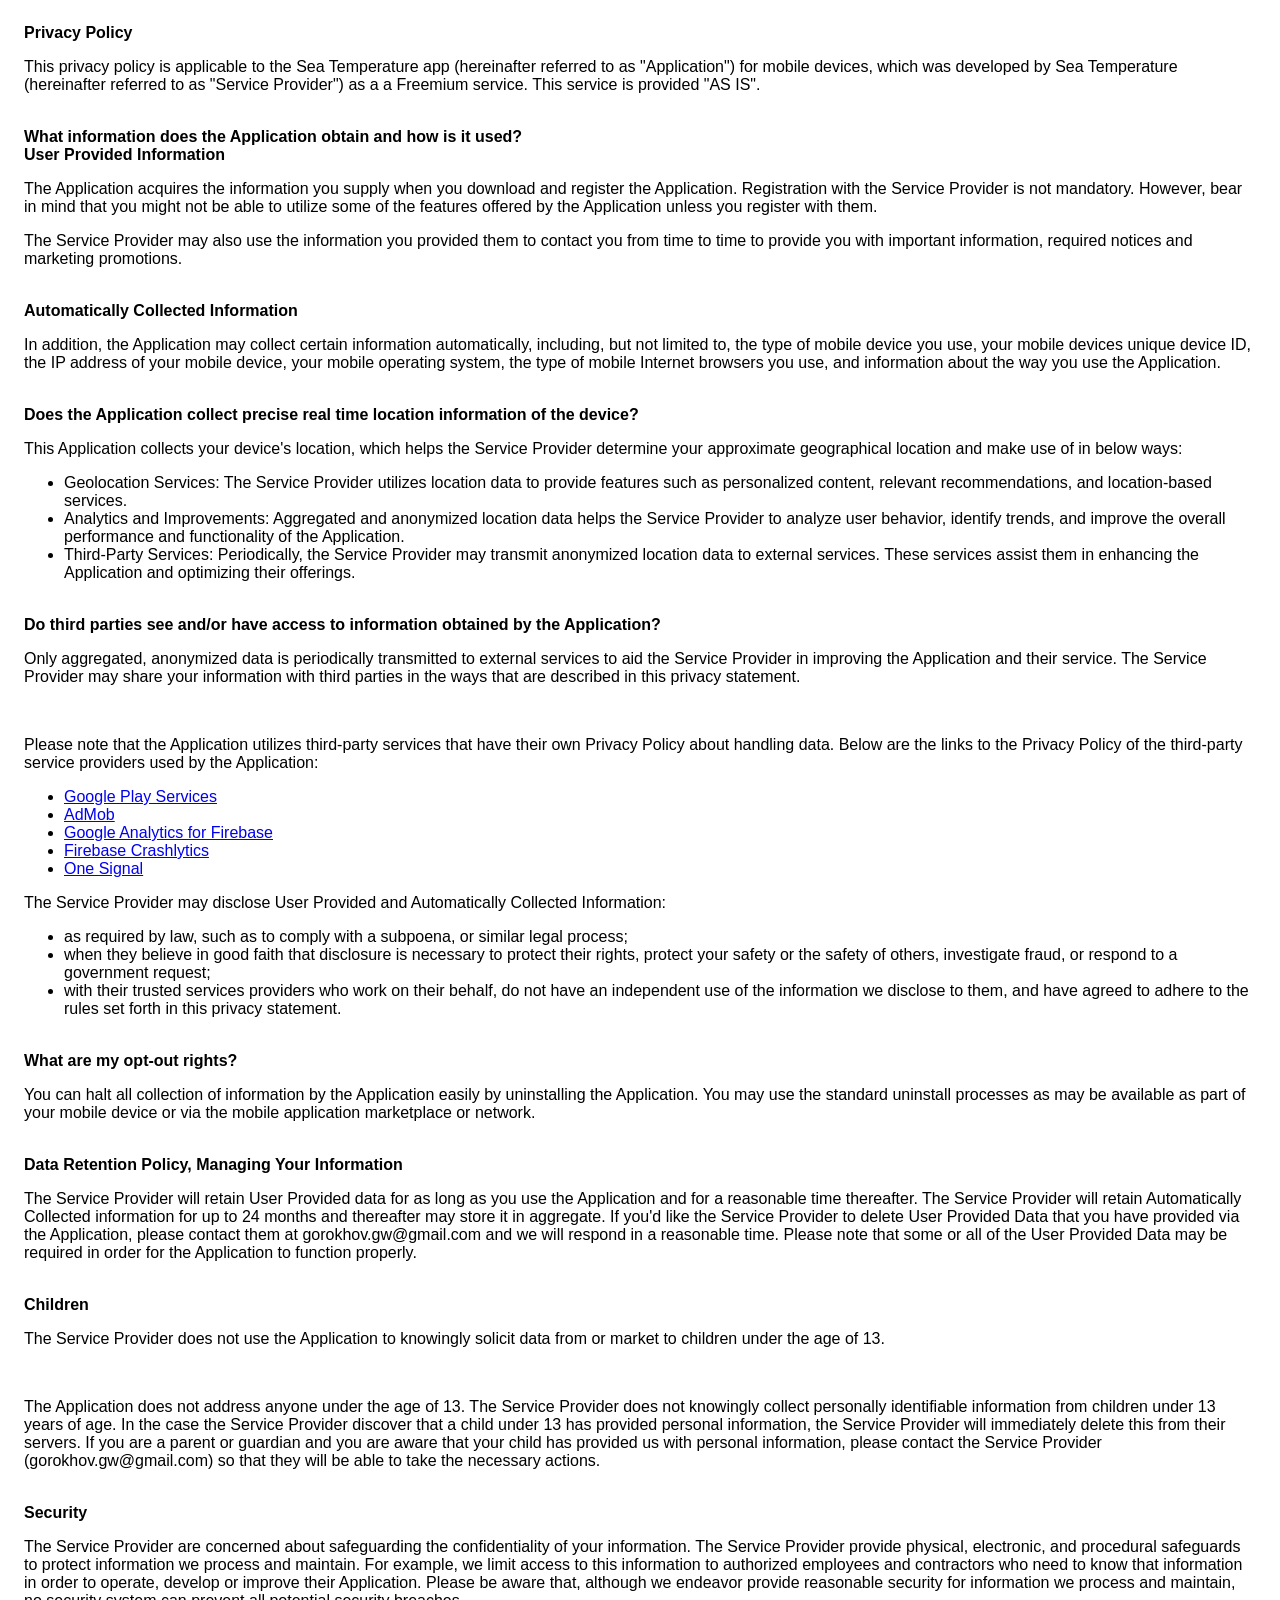
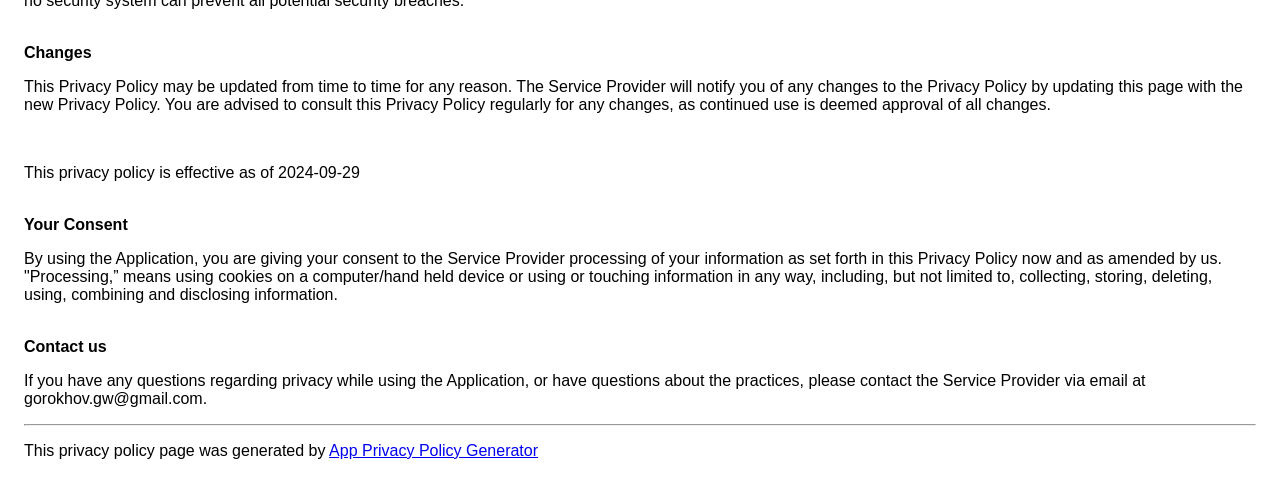
<file: index.html>
<!DOCTYPE html>
    <html>
    <head>
      <meta charset='utf-8'>
      <meta name='viewport' content='width=device-width'>
      <title>Privacy Policy</title>
      <style> body { font-family: 'Helvetica Neue', Helvetica, Arial, sans-serif; padding:1em; } </style>
    </head>
    <body>
    <strong>Privacy Policy</strong><p>This privacy policy is applicable to the Sea Temperature app (hereinafter referred to as "Application") for mobile devices, which was developed by Sea Temperature (hereinafter referred to as "Service Provider") as a a Freemium service. This service is provided "AS IS".</p><br><strong>What information does the Application obtain and how is it used?</strong><br><strong>User Provided Information</strong><p>The Application acquires the information you supply when you download and register the Application. Registration with the Service Provider is not mandatory. However, bear in mind that you might not be able to utilize some of the features offered by the Application unless you register with them.</p><p>The Service Provider may also use the information you provided them to contact you from time to time to provide you with important information, required notices and marketing promotions.</p><br><strong>Automatically Collected Information </strong><p>In addition, the Application may collect certain information automatically, including, but not limited to, the type of mobile device you use, your mobile devices unique device ID, the IP address of your mobile device, your mobile operating system, the type of mobile Internet browsers you use, and information about the way you use the Application.</p><br><strong>Does the Application collect precise real time location information of the device?</strong><p style="display: none;">This Application does not gather precise information about the location of your mobile device.</p><div style=""><p>This Application collects your device's location, which helps the Service Provider determine your approximate geographical location and make use of in below ways:</p><ul><li>Geolocation Services: The Service Provider utilizes location data to provide features such as personalized content, relevant recommendations, and location-based services.</li><li>Analytics and Improvements: Aggregated and anonymized location data helps the Service Provider to analyze user behavior, identify trends, and improve the overall performance and functionality of the Application.</li><li>Third-Party Services: Periodically, the Service Provider may transmit anonymized location data to external services. These services assist them in enhancing the Application and optimizing their offerings.</li></ul></div><br><strong>Do third parties see and/or have access to information obtained by the Application?</strong><p>Only aggregated, anonymized data is periodically transmitted to external services to aid the Service Provider in improving the Application and their service. The Service Provider may share your information with third parties in the ways that are described in this privacy statement.</p><div><br><p>Please note that the Application utilizes third-party services that have their own Privacy Policy about handling data. Below are the links to the Privacy Policy of the third-party service providers used by the Application:</p><ul><li><a href="https://www.google.com/policies/privacy/" target="_blank" rel="noopener noreferrer">Google Play Services</a></li><li><a href="https://support.google.com/admob/answer/6128543?hl=en" target="_blank" rel="noopener noreferrer">AdMob</a></li><li><a href="https://firebase.google.com/support/privacy" target="_blank" rel="noopener noreferrer">Google Analytics for Firebase</a></li><li><a href="https://firebase.google.com/support/privacy/" target="_blank" rel="noopener noreferrer">Firebase Crashlytics</a></li><!----><!----><!----><!----><!----><!----><!----><!----><!----><!----><li><a href="https://onesignal.com/privacy_policy" target="_blank" rel="noopener noreferrer">One Signal</a></li><!----><!----><!----><!----><!----><!----><!----><!----><!----><!----><!----><!----><!----><!----><!----><!----><!----></ul></div><p>The Service Provider may disclose User Provided and Automatically Collected Information:</p><ul><li>as required by law, such as to comply with a subpoena, or similar legal process;</li><li>when they believe in good faith that disclosure is necessary to protect their rights, protect your safety or the safety of others, investigate fraud, or respond to a government request;</li><li>with their trusted services providers who work on their behalf, do not have an independent use of the information we disclose to them, and have agreed to adhere to the rules set forth in this privacy statement.</li></ul><p></p><br><strong>What are my opt-out rights?</strong><p>You can halt all collection of information by the Application easily by uninstalling the Application. You may use the standard uninstall processes as may be available as part of your mobile device or via the mobile application marketplace or network.</p><br><strong>Data Retention Policy, Managing Your Information</strong><p>The Service Provider will retain User Provided data for as long as you use the Application and for a reasonable time thereafter. The Service Provider will retain Automatically Collected information for up to 24 months and thereafter may store it in aggregate. If you'd like the Service Provider to delete User Provided Data that you have provided via the Application, please contact them at gorokhov.gw@gmail.com and we will respond in a reasonable time. Please note that some or all of the User Provided Data may be required in order for the Application to function properly.</p><br><strong>Children</strong><p>The Service Provider does not use the Application to knowingly solicit data from or market to children under the age of 13.</p><div><br><p>The Application does not address anyone under the age of 13.
The Service Provider does not knowingly collect personally
identifiable information from children under 13 years of age. In the case
the Service Provider discover that a child under 13 has provided
personal information, the Service Provider will immediately
delete this from their servers. If you are a parent or guardian
and you are aware that your child has provided us with
personal information, please contact the Service Provider (gorokhov.gw@gmail.com) so that
they will be able to take the necessary actions.</p></div><!----><br><strong>Security</strong><p>The Service Provider are concerned about safeguarding the confidentiality of your information. The Service Provider provide physical, electronic, and procedural safeguards to protect information we process and maintain. For example, we limit access to this information to authorized employees and contractors who need to know that information in order to operate, develop or improve their Application. Please be aware that, although we endeavor provide reasonable security for information we process and maintain, no security system can prevent all potential security breaches.</p><br><strong>Changes</strong><p>This Privacy Policy may be updated from time to time for any reason. The Service Provider will notify you of any changes to the Privacy Policy by updating this page with the new Privacy Policy. You are advised to consult this Privacy Policy regularly for any changes, as continued use is deemed approval of all changes.</p><br><p>This privacy policy is effective as of 2024-09-29</p><br><strong>Your Consent</strong><p>By using the Application, you are giving your consent to the Service Provider processing of your information as set forth in this Privacy Policy now and as amended by us. "Processing,” means using cookies on a computer/hand held device or using or touching information in any way, including, but not limited to, collecting, storing, deleting, using, combining and disclosing information.</p><br><strong>Contact us</strong><p>If you have any questions regarding privacy while using the Application, or have questions about the practices, please contact the Service Provider via email at gorokhov.gw@gmail.com.</p><hr><p>This privacy policy page was generated by <a href="https://app-privacy-policy-generator.nisrulz.com/" target="_blank" rel="noopener noreferrer">App Privacy Policy Generator</a></p>
    </body>
    </html>
</file>
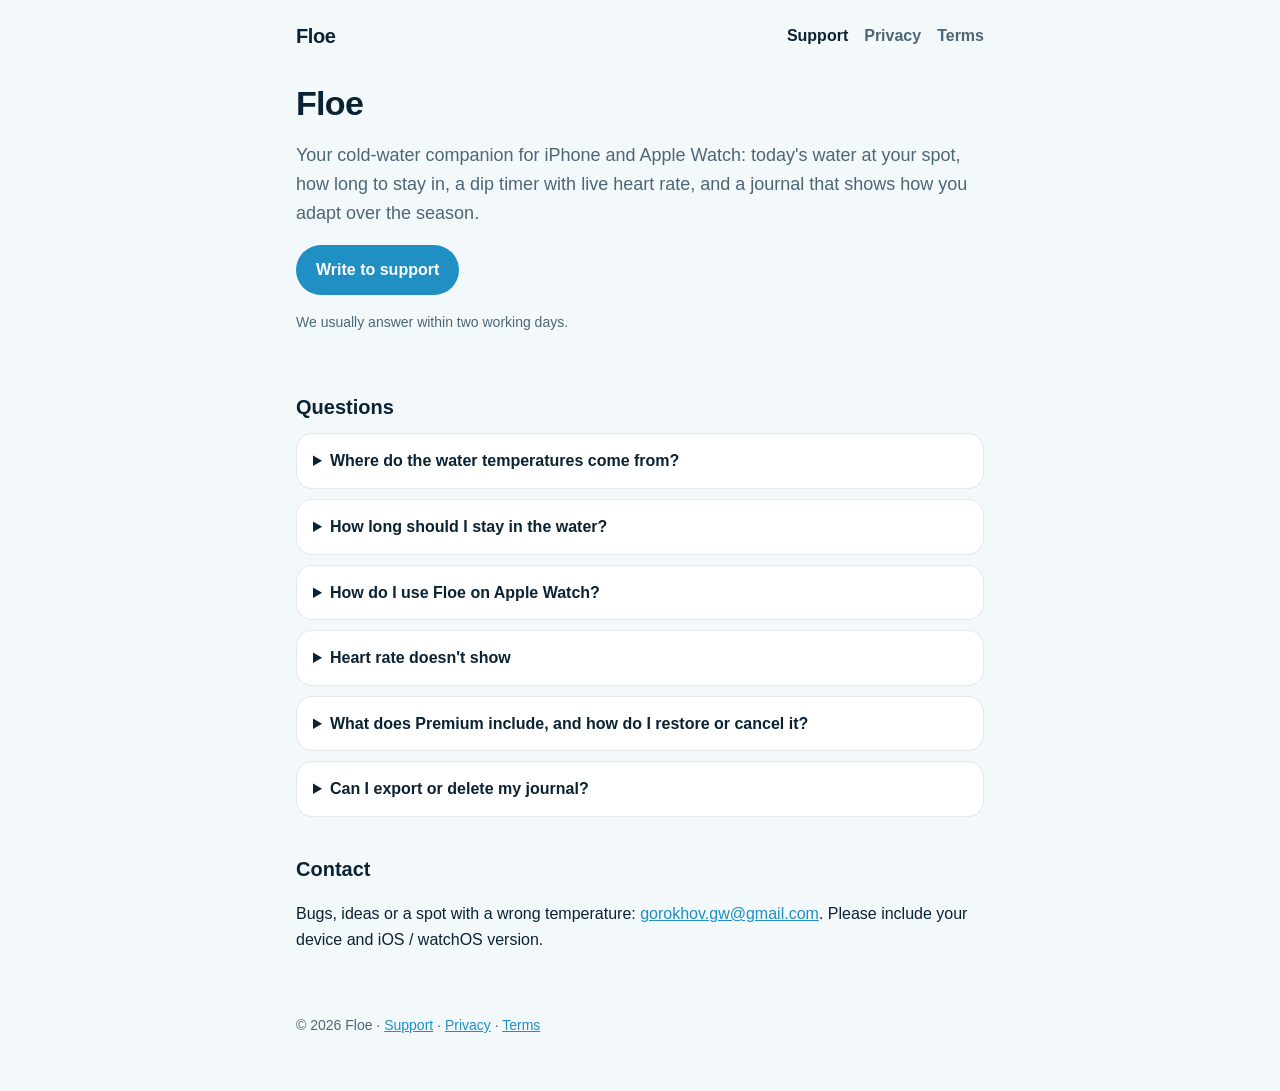
<file: floe/index.html>
<!doctype html>
<html lang="en">
<head>
<meta charset="utf-8">
<meta name="viewport" content="width=device-width, initial-scale=1">
<title>Floe — Support</title>
<meta name="description" content="Floe — the cold-water dip journal and timer for iPhone and Apple Watch. Help, questions and contact.">
<link rel="stylesheet" href="style.css">
</head>
<body>
<header class="top">
  <a class="brand" href="./">Floe</a>
  <nav><a href="./" aria-current="page">Support</a><a href="privacy.html">Privacy</a><a href="terms.html">Terms</a></nav>
</header>
<main>
<section class="hero">
  <h1>Floe</h1>
  <p class="lead">Your cold-water companion for iPhone and Apple Watch: today's water at your spot, how long to stay in, a dip timer with live heart rate, and a journal that shows how you adapt over the season.</p>
  <p><a class="button" href="mailto:gorokhov.gw@gmail.com?subject=Floe%20support">Write to support</a></p>
  <p class="meta">We usually answer within two working days.</p>
</section>

<h2>Questions</h2>

<details>
  <summary>Where do the water temperatures come from?</summary>
  <p>From Sea Temperature, a service with readings and forecasts for thousands of lakes, rivers and beaches. For an ice bath or a cold shower you enter the temperature yourself.</p>
</details>

<details>
  <summary>How long should I stay in the water?</summary>
  <p>Floe shows a guide by water temperature and your experience, and — with Premium — your own comfort time from your dips. It is orientation, not medical advice. Get out as soon as you shiver strongly, feel numb or your hands stop working, never dip alone, and talk to a doctor first if you have heart or blood-pressure conditions.</p>
</details>

<details>
  <summary>How do I use Floe on Apple Watch?</summary>
  <p>Install Floe on the watch from the Watch app on your iPhone (My Watch → Available Apps). Start a dip on the watch, or start it on the iPhone and the watch joins to measure your heart rate. Turn the Digital Crown to unlock Water Lock after a dip.</p>
</details>

<details>
  <summary>Heart rate doesn't show</summary>
  <p>Live heart rate needs the Floe app on your Apple Watch and Health access: in Floe turn on Apple Health, then allow heart rate and workouts. On iPhone check Settings → Health → Data Access &amp; Devices → Floe.</p>
</details>

<details>
  <summary>What does Premium include, and how do I restore or cancel it?</summary>
  <p>Premium adds your comfort time, adaptation and recovery, live heart rate, sauna ↔ cold rounds, water alerts, rich widgets and removes ads. To restore a purchase, open the Premium screen in Floe and tap Restore. To cancel a subscription, go to iPhone Settings → your name → Subscriptions → Floe; it stays active until the end of the paid period.</p>
</details>

<details>
  <summary>Can I export or delete my journal?</summary>
  <p>Yes. In the Journal, tap the export button for a CSV file. Swipe a dip to delete it. Your journal is stored on your devices, not on our servers — see the <a href="privacy.html">privacy policy</a>.</p>
</details>

<h2>Contact</h2>
<p>Bugs, ideas or a spot with a wrong temperature: <a href="mailto:gorokhov.gw@gmail.com?subject=Floe%20support">gorokhov.gw@gmail.com</a>. Please include your device and iOS / watchOS version.</p>
</main>
<footer><p>© 2026 Floe · <a href="./">Support</a> · <a href="privacy.html">Privacy</a> · <a href="terms.html">Terms</a></p></footer>
</body>
</html>
</file>
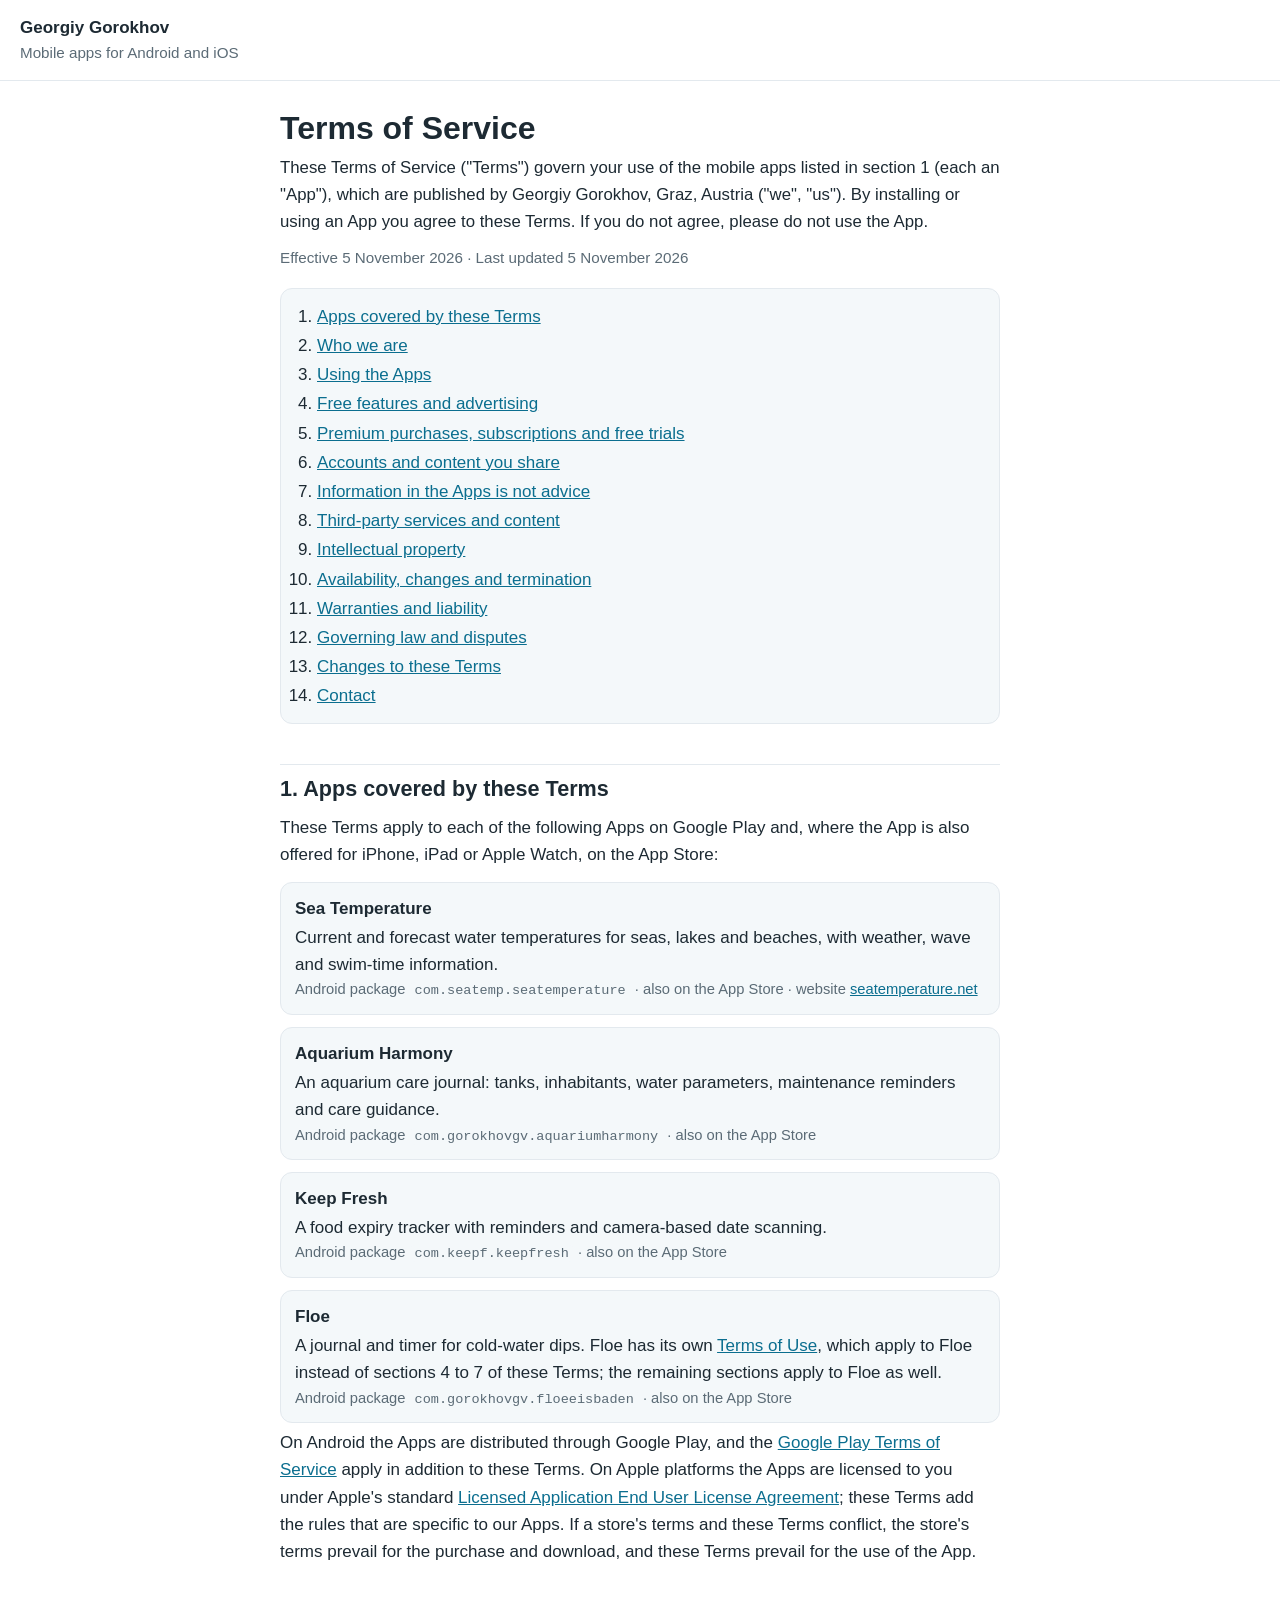
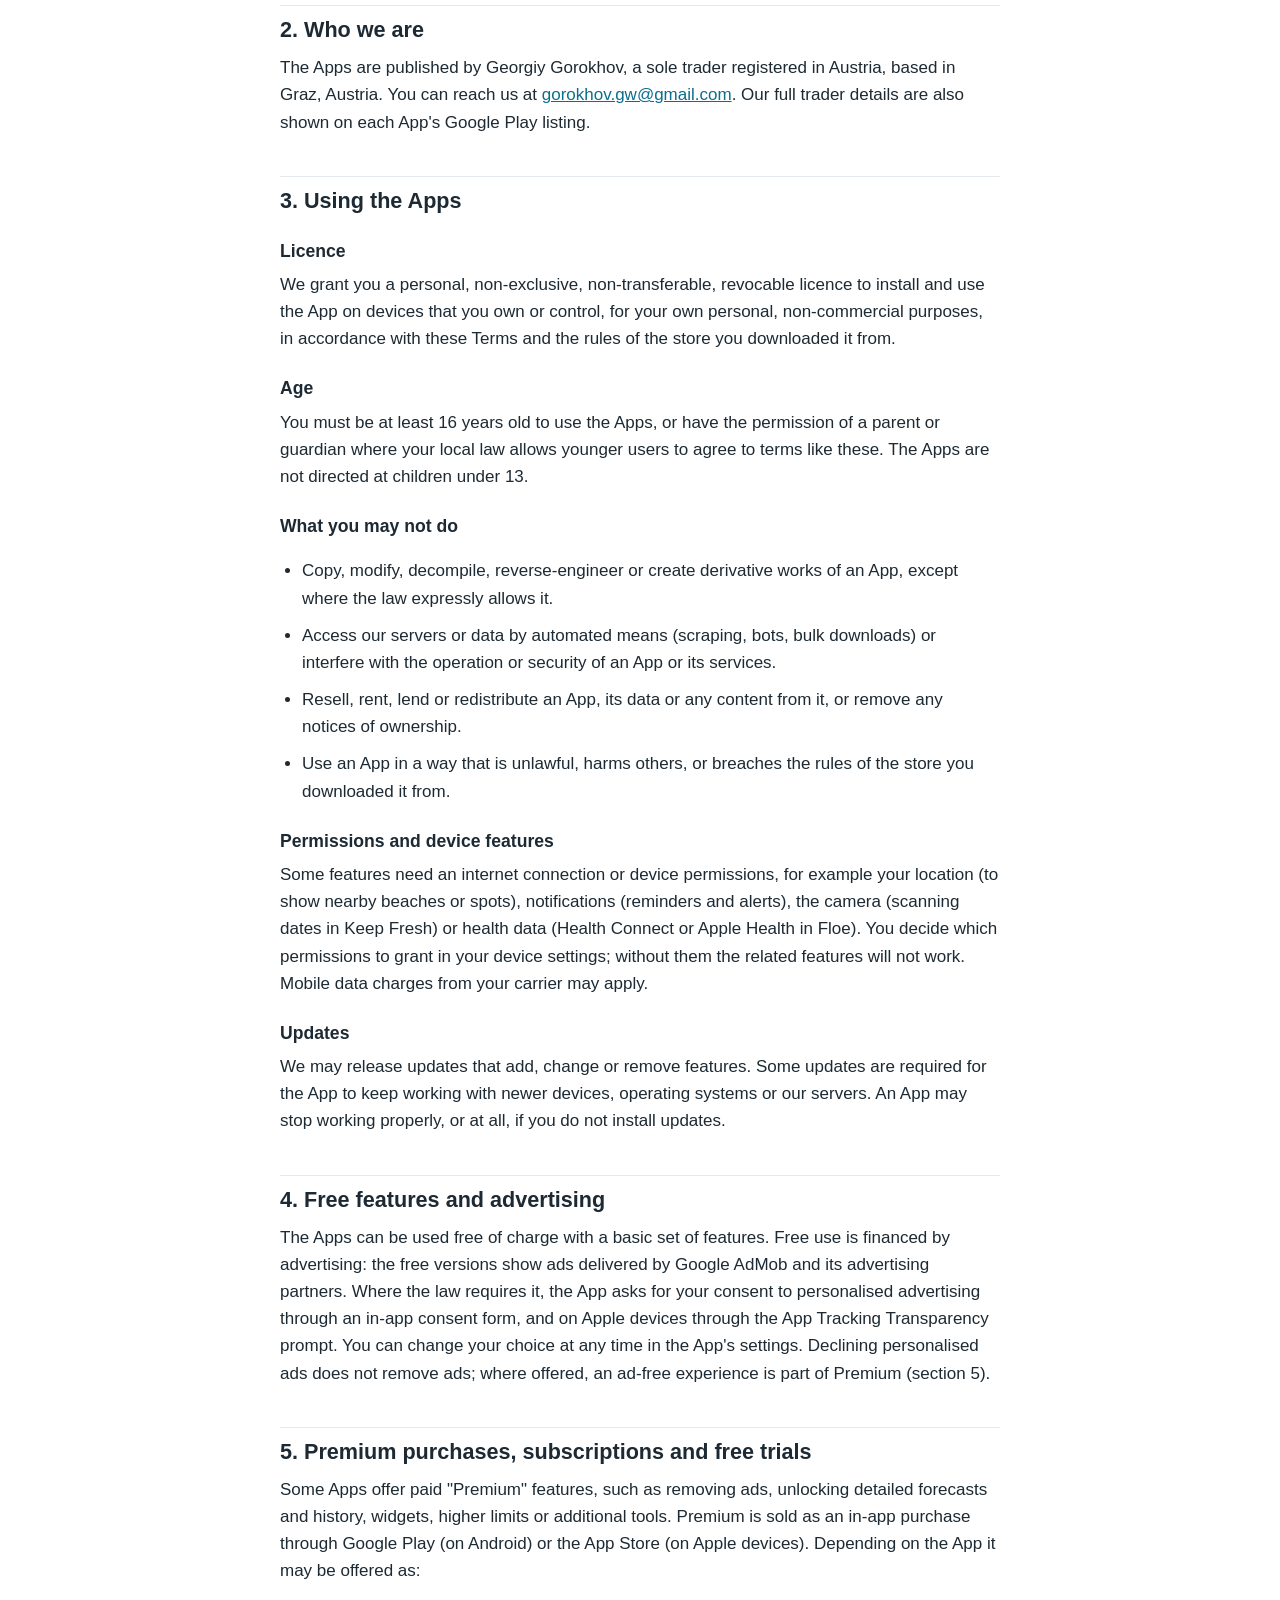
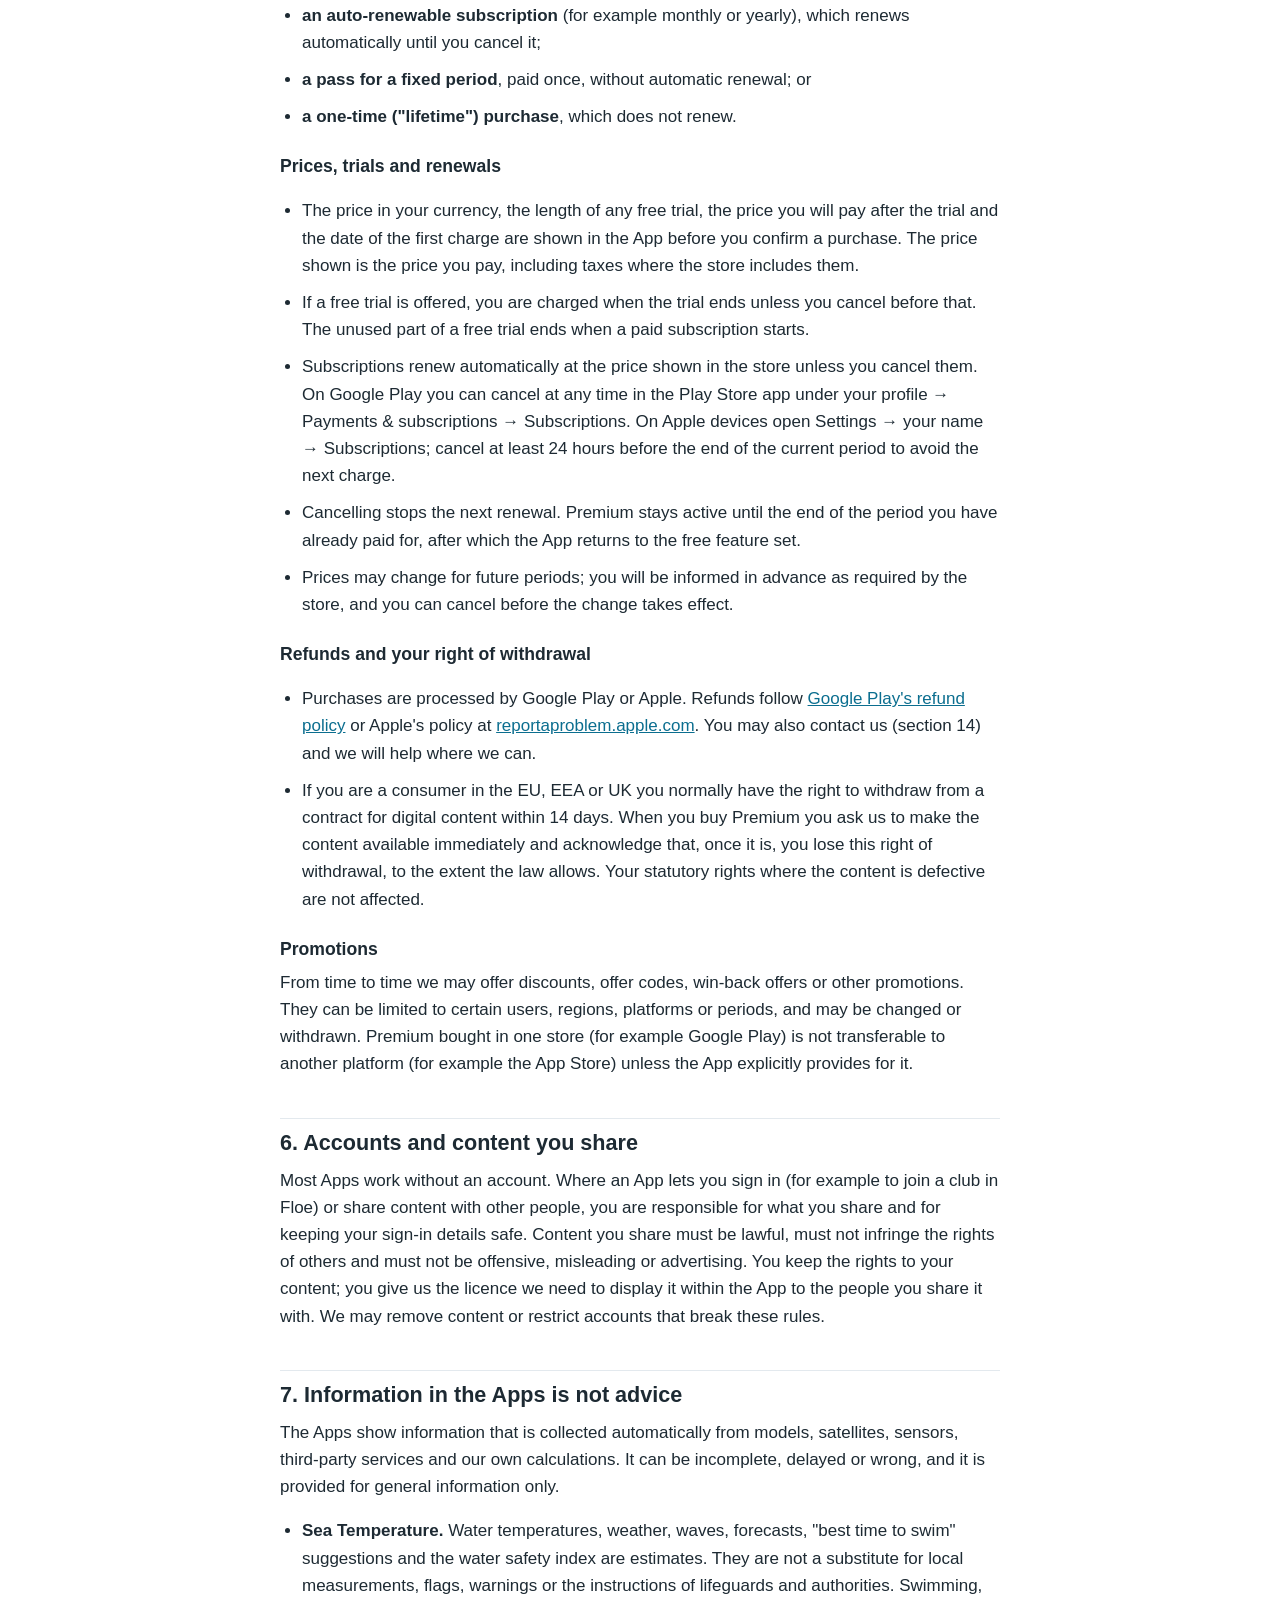
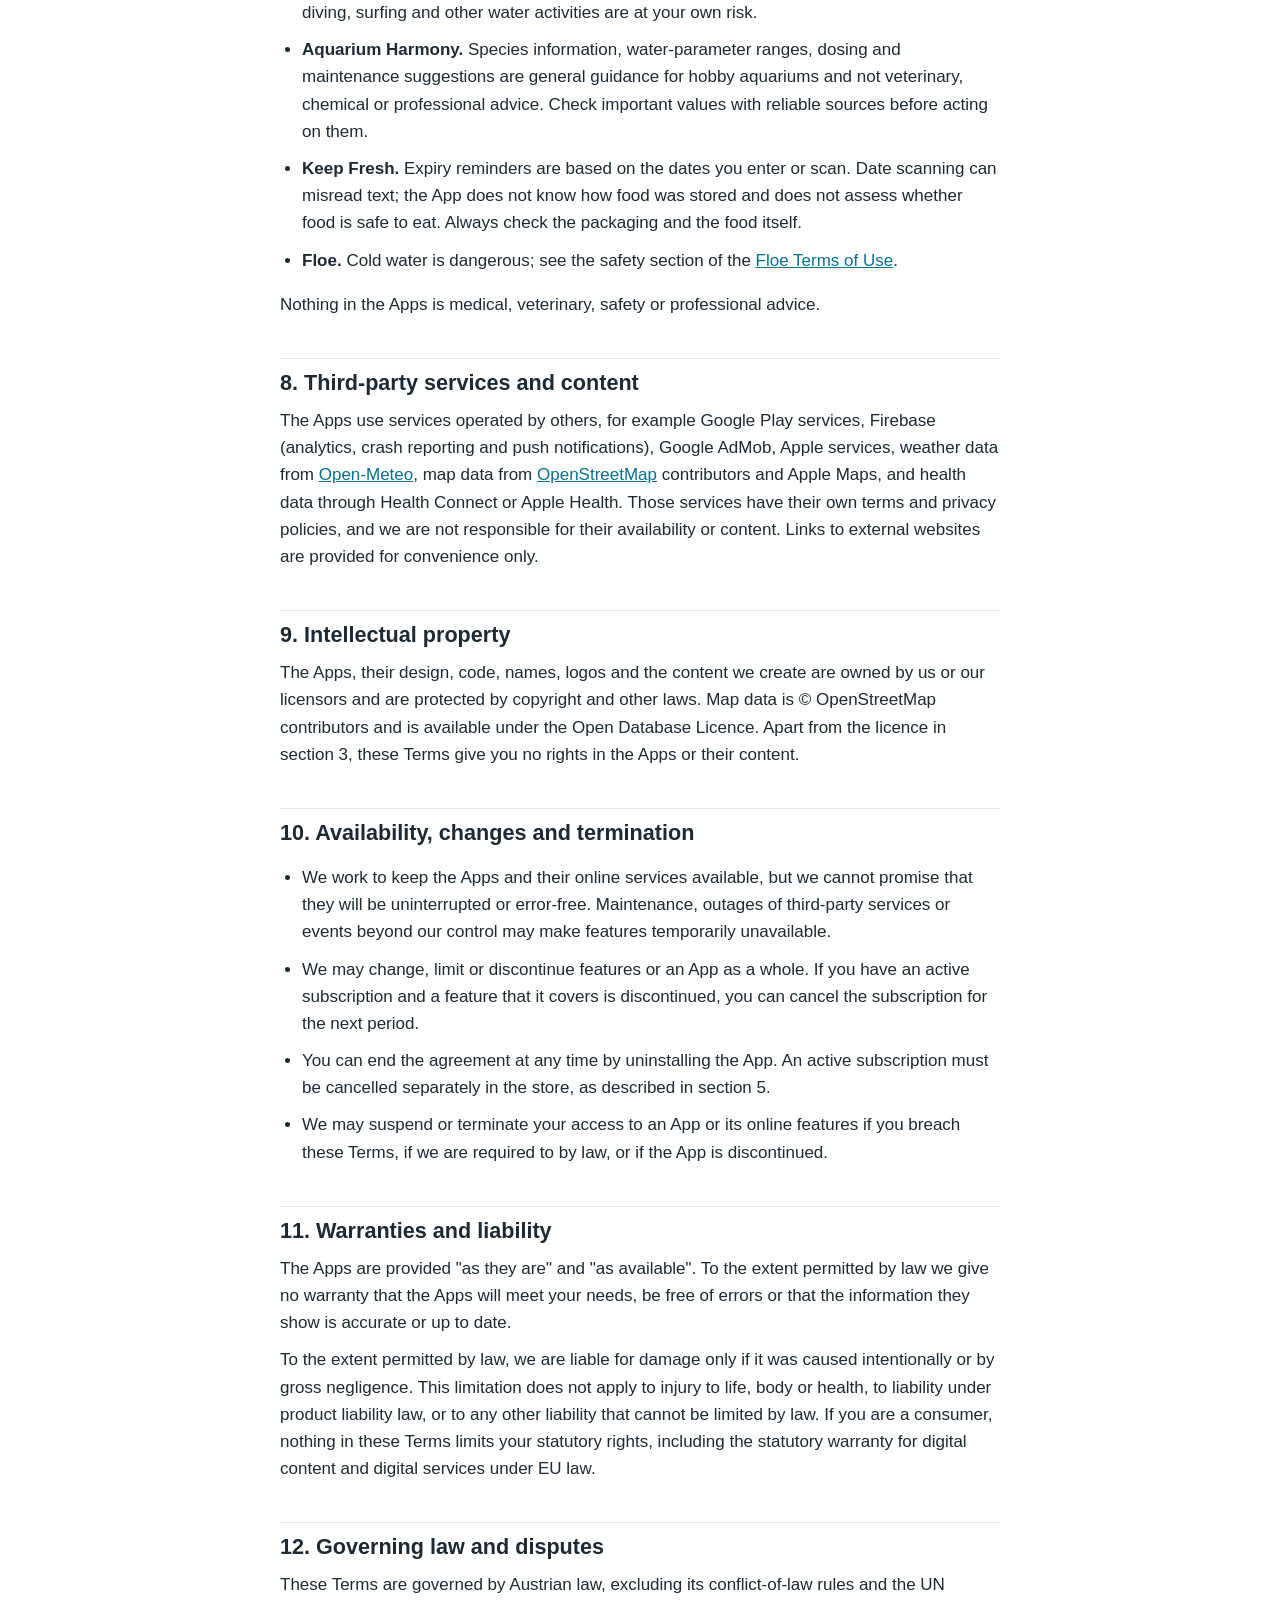
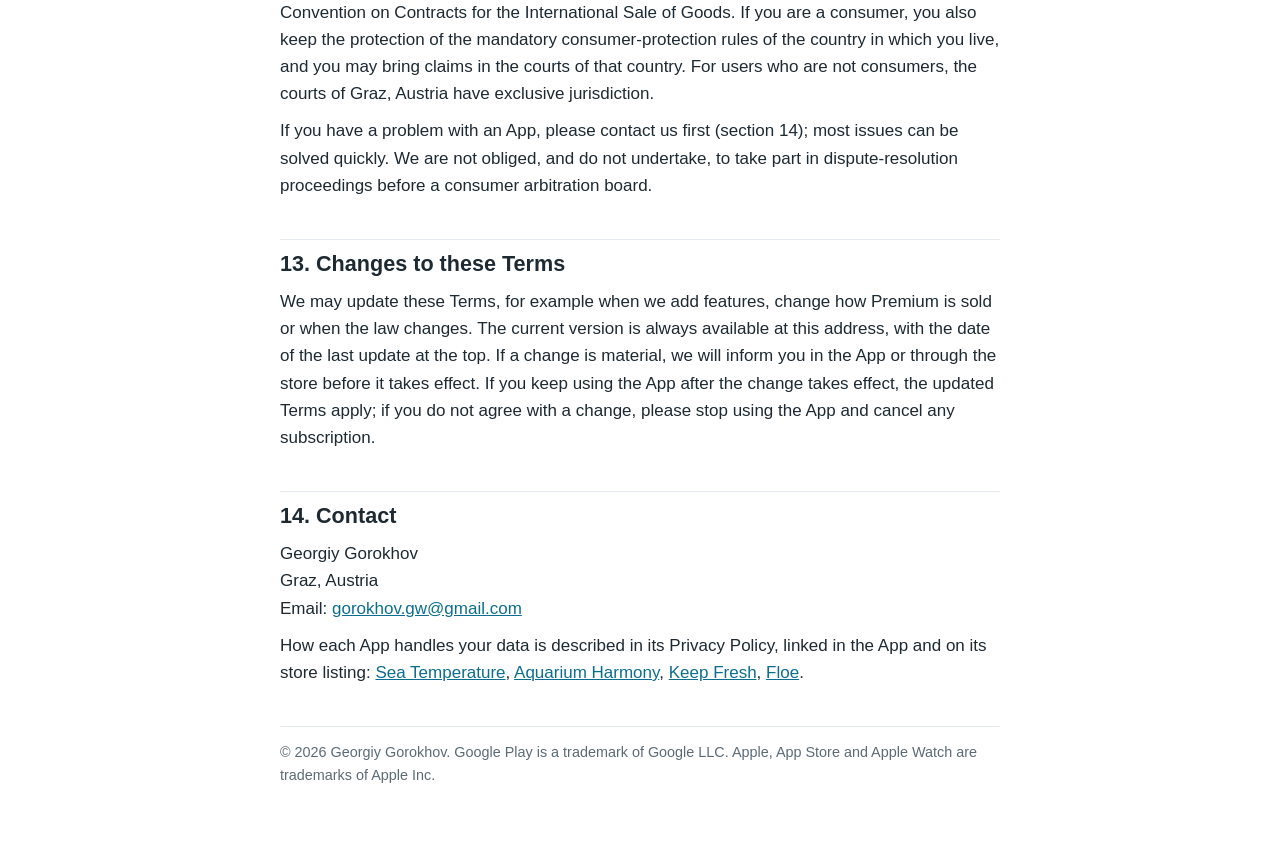
<file: terms.html>
<!doctype html>
<!--
  Terms of Service for the apps published by Georgiy Gorokhov.
  Upload this file to the root of gorokhovg.github.io (next to app-ads.txt) so it is served at
  https://gorokhovg.github.io/terms.html
  In Google Play Console → App content → "App-level trader status and Terms of Service" use the
  app-specific link, e.g.:
    Sea Temperature   https://gorokhovg.github.io/terms.html#sea-temperature
    Aquarium Harmony  https://gorokhovg.github.io/terms.html#aquarium-harmony
    Keep Fresh        https://gorokhovg.github.io/terms.html#keep-fresh
    Floe              https://gorokhovg.github.io/floe/terms.html  (Floe keeps its own Terms)
-->
<html lang="en">
<head>
<meta charset="utf-8">
<meta name="viewport" content="width=device-width, initial-scale=1">
<title>Terms of Service — Apps by Georgiy Gorokhov</title>
<meta name="description" content="Terms of Service for the mobile apps published by Georgiy Gorokhov on Google Play and the App Store: Sea Temperature, Aquarium Harmony, Keep Fresh and Floe.">
<meta name="robots" content="index,follow">
<style>
  :root{--bg:#ffffff;--fg:#1d2a33;--muted:#5b6b76;--line:#e3e9ee;--accent:#0b6e8f;--card:#f4f8fa}
  @media (prefers-color-scheme:dark){:root{--bg:#0f171c;--fg:#e8eef2;--muted:#9fb0bb;--line:#243139;--accent:#6fc3e3;--card:#162129}}
  *{box-sizing:border-box}
  html{-webkit-text-size-adjust:100%}
  body{margin:0;background:var(--bg);color:var(--fg);font:17px/1.6 -apple-system,BlinkMacSystemFont,"Segoe UI",Roboto,"Helvetica Neue",Arial,sans-serif}
  header.top{padding:14px 20px;border-bottom:1px solid var(--line)}
  header.top .brand{font-weight:700}
  header.top .sub{color:var(--muted);font-size:.95rem}
  main{max-width:760px;margin:0 auto;padding:28px 20px 60px}
  h1{font-size:2rem;line-height:1.2;margin:0 0 8px}
  h2{font-size:1.35rem;line-height:1.3;margin:40px 0 10px;padding-top:10px;border-top:1px solid var(--line)}
  h3{font-size:1.1rem;margin:22px 0 6px}
  p,li{margin:0 0 10px}
  ul,ol{padding-left:22px}
  .lead{font-size:1.05rem}
  .meta{color:var(--muted);font-size:.95rem}
  a{color:var(--accent)}
  code{font:.92em ui-monospace,SFMono-Regular,Menlo,Consolas,monospace;background:var(--card);padding:1px 5px;border-radius:5px}
  .toc{background:var(--card);border:1px solid var(--line);border-radius:12px;padding:12px 16px 12px 36px;margin:18px 0 8px}
  .toc li{margin:2px 0}
  .apps{display:grid;gap:12px;margin:14px 0 6px}
  .app{background:var(--card);border:1px solid var(--line);border-radius:12px;padding:12px 14px}
  .app strong{display:block;margin-bottom:2px}
  .app .ids{color:var(--muted);font-size:.92rem}
  footer{color:var(--muted);font-size:.9rem;border-top:1px solid var(--line);margin-top:40px;padding-top:14px}
</style>
</head>
<body>
<header class="top">
  <div class="brand">Georgiy Gorokhov</div>
  <div class="sub">Mobile apps for Android and iOS</div>
</header>
<main>
<h1>Terms of Service</h1>
<p class="lead">These Terms of Service ("Terms") govern your use of the mobile apps listed in section 1 (each an "App"), which are published by Georgiy Gorokhov, Graz, Austria ("we", "us"). By installing or using an App you agree to these Terms. If you do not agree, please do not use the App.</p>
<p class="meta">Effective 5 November 2026 · Last updated 5 November 2026</p>

<ol class="toc">
  <li><a href="#apps">Apps covered by these Terms</a></li>
  <li><a href="#who">Who we are</a></li>
  <li><a href="#use">Using the Apps</a></li>
  <li><a href="#ads">Free features and advertising</a></li>
  <li><a href="#premium">Premium purchases, subscriptions and free trials</a></li>
  <li><a href="#content">Accounts and content you share</a></li>
  <li><a href="#information">Information in the Apps is not advice</a></li>
  <li><a href="#third-party">Third-party services and content</a></li>
  <li><a href="#ip">Intellectual property</a></li>
  <li><a href="#availability">Availability, changes and termination</a></li>
  <li><a href="#liability">Warranties and liability</a></li>
  <li><a href="#law">Governing law and disputes</a></li>
  <li><a href="#changes">Changes to these Terms</a></li>
  <li><a href="#contact">Contact</a></li>
</ol>

<h2 id="apps">1. Apps covered by these Terms</h2>
<p>These Terms apply to each of the following Apps on Google Play and, where the App is also offered for iPhone, iPad or Apple Watch, on the App Store:</p>
<div class="apps">
  <div class="app" id="sea-temperature">
    <strong>Sea Temperature</strong>
    Current and forecast water temperatures for seas, lakes and beaches, with weather, wave and swim-time information.
    <div class="ids">Android package <code>com.seatemp.seatemperature</code> · also on the App Store · website <a href="https://seatemperature.net">seatemperature.net</a></div>
  </div>
  <div class="app" id="aquarium-harmony">
    <strong>Aquarium Harmony</strong>
    An aquarium care journal: tanks, inhabitants, water parameters, maintenance reminders and care guidance.
    <div class="ids">Android package <code>com.gorokhovgv.aquariumharmony</code> · also on the App Store</div>
  </div>
  <div class="app" id="keep-fresh">
    <strong>Keep Fresh</strong>
    A food expiry tracker with reminders and camera-based date scanning.
    <div class="ids">Android package <code>com.keepf.keepfresh</code> · also on the App Store</div>
  </div>
  <div class="app" id="floe">
    <strong>Floe</strong>
    A journal and timer for cold-water dips. Floe has its own <a href="https://gorokhovg.github.io/floe/terms.html">Terms of Use</a>, which apply to Floe instead of sections 4 to 7 of these Terms; the remaining sections apply to Floe as well.
    <div class="ids">Android package <code>com.gorokhovgv.floeeisbaden</code> · also on the App Store</div>
  </div>
</div>
<p>On Android the Apps are distributed through Google Play, and the <a href="https://play.google.com/about/play-terms/">Google Play Terms of Service</a> apply in addition to these Terms. On Apple platforms the Apps are licensed to you under Apple's standard <a href="https://www.apple.com/legal/internet-services/itunes/dev/stdeula/">Licensed Application End User License Agreement</a>; these Terms add the rules that are specific to our Apps. If a store's terms and these Terms conflict, the store's terms prevail for the purchase and download, and these Terms prevail for the use of the App.</p>

<h2 id="who">2. Who we are</h2>
<p>The Apps are published by Georgiy Gorokhov, a sole trader registered in Austria, based in Graz, Austria. You can reach us at <a href="mailto:gorokhov.gw@gmail.com">gorokhov.gw@gmail.com</a>. Our full trader details are also shown on each App's Google Play listing.</p>

<h2 id="use">3. Using the Apps</h2>
<h3>Licence</h3>
<p>We grant you a personal, non-exclusive, non-transferable, revocable licence to install and use the App on devices that you own or control, for your own personal, non-commercial purposes, in accordance with these Terms and the rules of the store you downloaded it from.</p>
<h3>Age</h3>
<p>You must be at least 16 years old to use the Apps, or have the permission of a parent or guardian where your local law allows younger users to agree to terms like these. The Apps are not directed at children under 13.</p>
<h3>What you may not do</h3>
<ul>
  <li>Copy, modify, decompile, reverse-engineer or create derivative works of an App, except where the law expressly allows it.</li>
  <li>Access our servers or data by automated means (scraping, bots, bulk downloads) or interfere with the operation or security of an App or its services.</li>
  <li>Resell, rent, lend or redistribute an App, its data or any content from it, or remove any notices of ownership.</li>
  <li>Use an App in a way that is unlawful, harms others, or breaches the rules of the store you downloaded it from.</li>
</ul>
<h3>Permissions and device features</h3>
<p>Some features need an internet connection or device permissions, for example your location (to show nearby beaches or spots), notifications (reminders and alerts), the camera (scanning dates in Keep Fresh) or health data (Health Connect or Apple Health in Floe). You decide which permissions to grant in your device settings; without them the related features will not work. Mobile data charges from your carrier may apply.</p>
<h3>Updates</h3>
<p>We may release updates that add, change or remove features. Some updates are required for the App to keep working with newer devices, operating systems or our servers. An App may stop working properly, or at all, if you do not install updates.</p>

<h2 id="ads">4. Free features and advertising</h2>
<p>The Apps can be used free of charge with a basic set of features. Free use is financed by advertising: the free versions show ads delivered by Google AdMob and its advertising partners. Where the law requires it, the App asks for your consent to personalised advertising through an in-app consent form, and on Apple devices through the App Tracking Transparency prompt. You can change your choice at any time in the App's settings. Declining personalised ads does not remove ads; where offered, an ad-free experience is part of Premium (section 5).</p>

<h2 id="premium">5. Premium purchases, subscriptions and free trials</h2>
<p>Some Apps offer paid "Premium" features, such as removing ads, unlocking detailed forecasts and history, widgets, higher limits or additional tools. Premium is sold as an in-app purchase through Google Play (on Android) or the App Store (on Apple devices). Depending on the App it may be offered as:</p>
<ul>
  <li><strong>an auto-renewable subscription</strong> (for example monthly or yearly), which renews automatically until you cancel it;</li>
  <li><strong>a pass for a fixed period</strong>, paid once, without automatic renewal; or</li>
  <li><strong>a one-time ("lifetime") purchase</strong>, which does not renew.</li>
</ul>
<h3>Prices, trials and renewals</h3>
<ul>
  <li>The price in your currency, the length of any free trial, the price you will pay after the trial and the date of the first charge are shown in the App before you confirm a purchase. The price shown is the price you pay, including taxes where the store includes them.</li>
  <li>If a free trial is offered, you are charged when the trial ends unless you cancel before that. The unused part of a free trial ends when a paid subscription starts.</li>
  <li>Subscriptions renew automatically at the price shown in the store unless you cancel them. On Google Play you can cancel at any time in the Play Store app under your profile → Payments &amp; subscriptions → Subscriptions. On Apple devices open Settings → your name → Subscriptions; cancel at least 24 hours before the end of the current period to avoid the next charge.</li>
  <li>Cancelling stops the next renewal. Premium stays active until the end of the period you have already paid for, after which the App returns to the free feature set.</li>
  <li>Prices may change for future periods; you will be informed in advance as required by the store, and you can cancel before the change takes effect.</li>
</ul>
<h3>Refunds and your right of withdrawal</h3>
<ul>
  <li>Purchases are processed by Google Play or Apple. Refunds follow <a href="https://support.google.com/googleplay/answer/2479637">Google Play's refund policy</a> or Apple's policy at <a href="https://reportaproblem.apple.com">reportaproblem.apple.com</a>. You may also contact us (section 14) and we will help where we can.</li>
  <li>If you are a consumer in the EU, EEA or UK you normally have the right to withdraw from a contract for digital content within 14 days. When you buy Premium you ask us to make the content available immediately and acknowledge that, once it is, you lose this right of withdrawal, to the extent the law allows. Your statutory rights where the content is defective are not affected.</li>
</ul>
<h3>Promotions</h3>
<p>From time to time we may offer discounts, offer codes, win-back offers or other promotions. They can be limited to certain users, regions, platforms or periods, and may be changed or withdrawn. Premium bought in one store (for example Google Play) is not transferable to another platform (for example the App Store) unless the App explicitly provides for it.</p>

<h2 id="content">6. Accounts and content you share</h2>
<p>Most Apps work without an account. Where an App lets you sign in (for example to join a club in Floe) or share content with other people, you are responsible for what you share and for keeping your sign-in details safe. Content you share must be lawful, must not infringe the rights of others and must not be offensive, misleading or advertising. You keep the rights to your content; you give us the licence we need to display it within the App to the people you share it with. We may remove content or restrict accounts that break these rules.</p>

<h2 id="information">7. Information in the Apps is not advice</h2>
<p>The Apps show information that is collected automatically from models, satellites, sensors, third-party services and our own calculations. It can be incomplete, delayed or wrong, and it is provided for general information only.</p>
<ul>
  <li><strong>Sea Temperature.</strong> Water temperatures, weather, waves, forecasts, "best time to swim" suggestions and the water safety index are estimates. They are not a substitute for local measurements, flags, warnings or the instructions of lifeguards and authorities. Swimming, diving, surfing and other water activities are at your own risk.</li>
  <li><strong>Aquarium Harmony.</strong> Species information, water-parameter ranges, dosing and maintenance suggestions are general guidance for hobby aquariums and not veterinary, chemical or professional advice. Check important values with reliable sources before acting on them.</li>
  <li><strong>Keep Fresh.</strong> Expiry reminders are based on the dates you enter or scan. Date scanning can misread text; the App does not know how food was stored and does not assess whether food is safe to eat. Always check the packaging and the food itself.</li>
  <li><strong>Floe.</strong> Cold water is dangerous; see the safety section of the <a href="https://gorokhovg.github.io/floe/terms.html">Floe Terms of Use</a>.</li>
</ul>
<p>Nothing in the Apps is medical, veterinary, safety or professional advice.</p>

<h2 id="third-party">8. Third-party services and content</h2>
<p>The Apps use services operated by others, for example Google Play services, Firebase (analytics, crash reporting and push notifications), Google AdMob, Apple services, weather data from <a href="https://open-meteo.com">Open-Meteo</a>, map data from <a href="https://www.openstreetmap.org/copyright">OpenStreetMap</a> contributors and Apple Maps, and health data through Health Connect or Apple Health. Those services have their own terms and privacy policies, and we are not responsible for their availability or content. Links to external websites are provided for convenience only.</p>

<h2 id="ip">9. Intellectual property</h2>
<p>The Apps, their design, code, names, logos and the content we create are owned by us or our licensors and are protected by copyright and other laws. Map data is © OpenStreetMap contributors and is available under the Open Database Licence. Apart from the licence in section 3, these Terms give you no rights in the Apps or their content.</p>

<h2 id="availability">10. Availability, changes and termination</h2>
<ul>
  <li>We work to keep the Apps and their online services available, but we cannot promise that they will be uninterrupted or error-free. Maintenance, outages of third-party services or events beyond our control may make features temporarily unavailable.</li>
  <li>We may change, limit or discontinue features or an App as a whole. If you have an active subscription and a feature that it covers is discontinued, you can cancel the subscription for the next period.</li>
  <li>You can end the agreement at any time by uninstalling the App. An active subscription must be cancelled separately in the store, as described in section 5.</li>
  <li>We may suspend or terminate your access to an App or its online features if you breach these Terms, if we are required to by law, or if the App is discontinued.</li>
</ul>

<h2 id="liability">11. Warranties and liability</h2>
<p>The Apps are provided "as they are" and "as available". To the extent permitted by law we give no warranty that the Apps will meet your needs, be free of errors or that the information they show is accurate or up to date.</p>
<p>To the extent permitted by law, we are liable for damage only if it was caused intentionally or by gross negligence. This limitation does not apply to injury to life, body or health, to liability under product liability law, or to any other liability that cannot be limited by law. If you are a consumer, nothing in these Terms limits your statutory rights, including the statutory warranty for digital content and digital services under EU law.</p>

<h2 id="law">12. Governing law and disputes</h2>
<p>These Terms are governed by Austrian law, excluding its conflict-of-law rules and the UN Convention on Contracts for the International Sale of Goods. If you are a consumer, you also keep the protection of the mandatory consumer-protection rules of the country in which you live, and you may bring claims in the courts of that country. For users who are not consumers, the courts of Graz, Austria have exclusive jurisdiction.</p>
<p>If you have a problem with an App, please contact us first (section 14); most issues can be solved quickly. We are not obliged, and do not undertake, to take part in dispute-resolution proceedings before a consumer arbitration board.</p>

<h2 id="changes">13. Changes to these Terms</h2>
<p>We may update these Terms, for example when we add features, change how Premium is sold or when the law changes. The current version is always available at this address, with the date of the last update at the top. If a change is material, we will inform you in the App or through the store before it takes effect. If you keep using the App after the change takes effect, the updated Terms apply; if you do not agree with a change, please stop using the App and cancel any subscription.</p>

<h2 id="contact">14. Contact</h2>
<p>Georgiy Gorokhov<br>Graz, Austria<br>Email: <a href="mailto:gorokhov.gw@gmail.com">gorokhov.gw@gmail.com</a></p>
<p>How each App handles your data is described in its Privacy Policy, linked in the App and on its store listing: <a href="https://seatemperature.net/privacyPolicyIos.html">Sea Temperature</a>, <a href="https://seatemp.link/AquariumHarmonyPrivacyPolicy.html">Aquarium Harmony</a>, <a href="https://seatemp.link/temps/KeepFPrivacyPolicy.html">Keep Fresh</a>, <a href="https://gorokhovg.github.io/floe/privacy.html">Floe</a>.</p>

<footer>© 2026 Georgiy Gorokhov. Google Play is a trademark of Google LLC. Apple, App Store and Apple Watch are trademarks of Apple Inc.</footer>
</main>
</body>
</html>
</file>
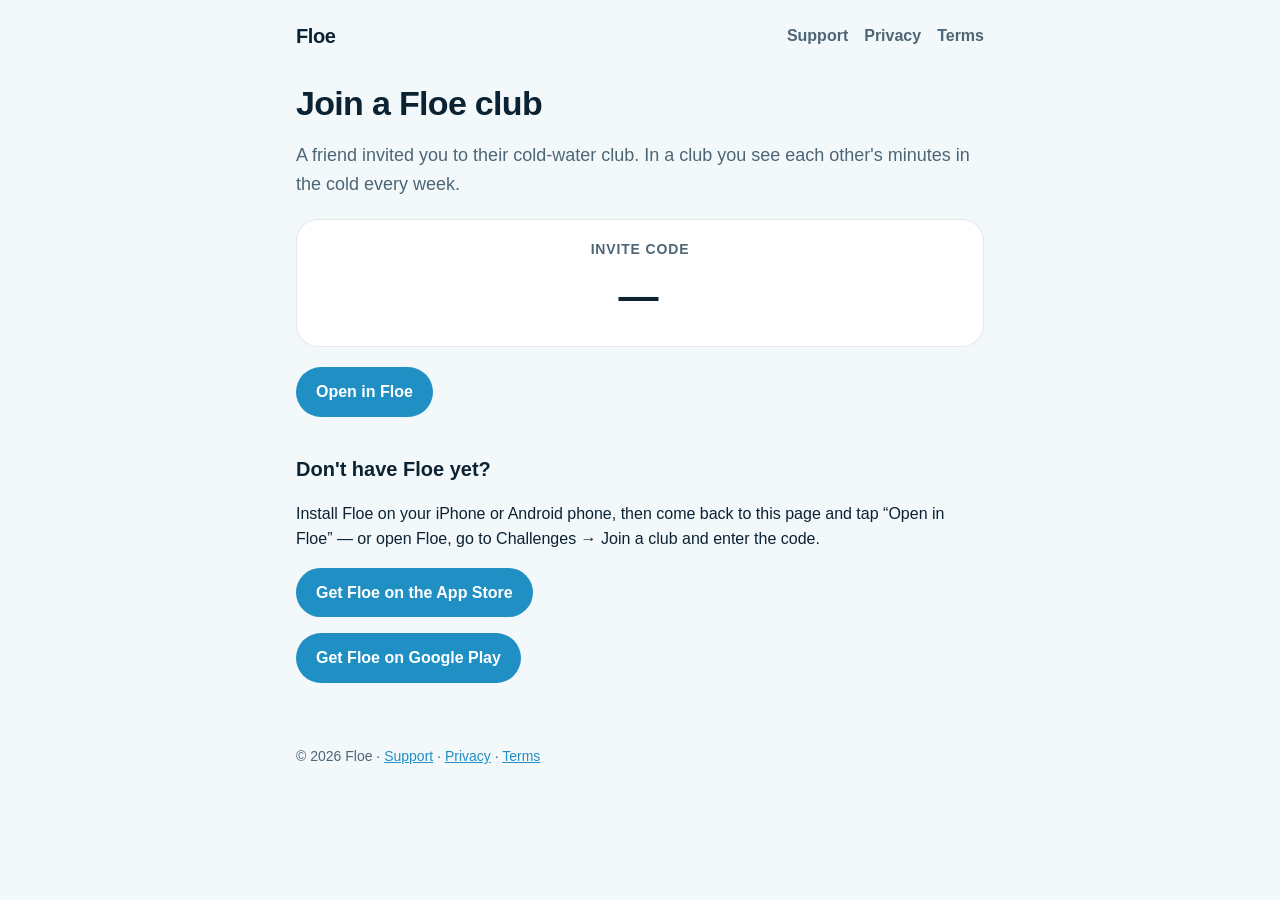
<file: floe/club.html>
<!doctype html>
<html lang="en">
<head>
<meta charset="utf-8">
<meta name="viewport" content="width=device-width, initial-scale=1">
<title>Join a Floe club</title>
<meta name="description" content="A friend invited you to their cold-water club in Floe.">
<meta name="apple-itunes-app" content="app-id=6818178385">
<link rel="stylesheet" href="style.css">
</head>
<body>
<header class="top">
  <a class="brand" href="./">Floe</a>
  <nav><a href="./">Support</a><a href="privacy.html">Privacy</a><a href="terms.html">Terms</a></nav>
</header>
<main>
<h1>Join a Floe club</h1>
<p class="lead">A friend invited you to their cold-water club. In a club you see each other's minutes in the cold every week.</p>
<div class="code-card">
  <span class="meta">Invite code</span>
  <div class="code" id="code">—</div>
</div>
<p><a class="button" id="open" href="floe://club">Open in Floe</a></p>
<h2>Don't have Floe yet?</h2>
<p>Install Floe on your iPhone or Android phone, then come back to this page and tap “Open in Floe” — or open Floe, go to Challenges → Join a club and enter the code.</p>
<p id="app-store"><a class="button" href="https://apps.apple.com/app/id6818178385">Get Floe on the App Store</a></p>
<p id="google-play"><a class="button" href="https://play.google.com/store/apps/details?id=com.gorokhovgv.floeeisbaden">Get Floe on Google Play</a></p>
</main>
<footer><p>© 2026 Floe · <a href="./">Support</a> · <a href="privacy.html">Privacy</a> · <a href="terms.html">Terms</a></p></footer>
<script>
  // ?code=K7Q2MX → the code, readable, and the link that opens the join sheet in the app.
  const raw = (new URLSearchParams(location.search).get('code') || '').toUpperCase().replace(/[^A-HJ-NP-Z2-9]/g, '');
  if (raw.length === 6) {
    document.getElementById('code').textContent = raw.slice(0, 3) + ' ' + raw.slice(3);
    document.getElementById('open').href = 'floe://club/' + raw;
  }
  // On an Android phone, Google Play first.
  if (/Android/i.test(navigator.userAgent)) {
    const play = document.getElementById('google-play');
    play.parentNode.insertBefore(play, document.getElementById('app-store'));
  }
</script>
</body>
</html>
</file>
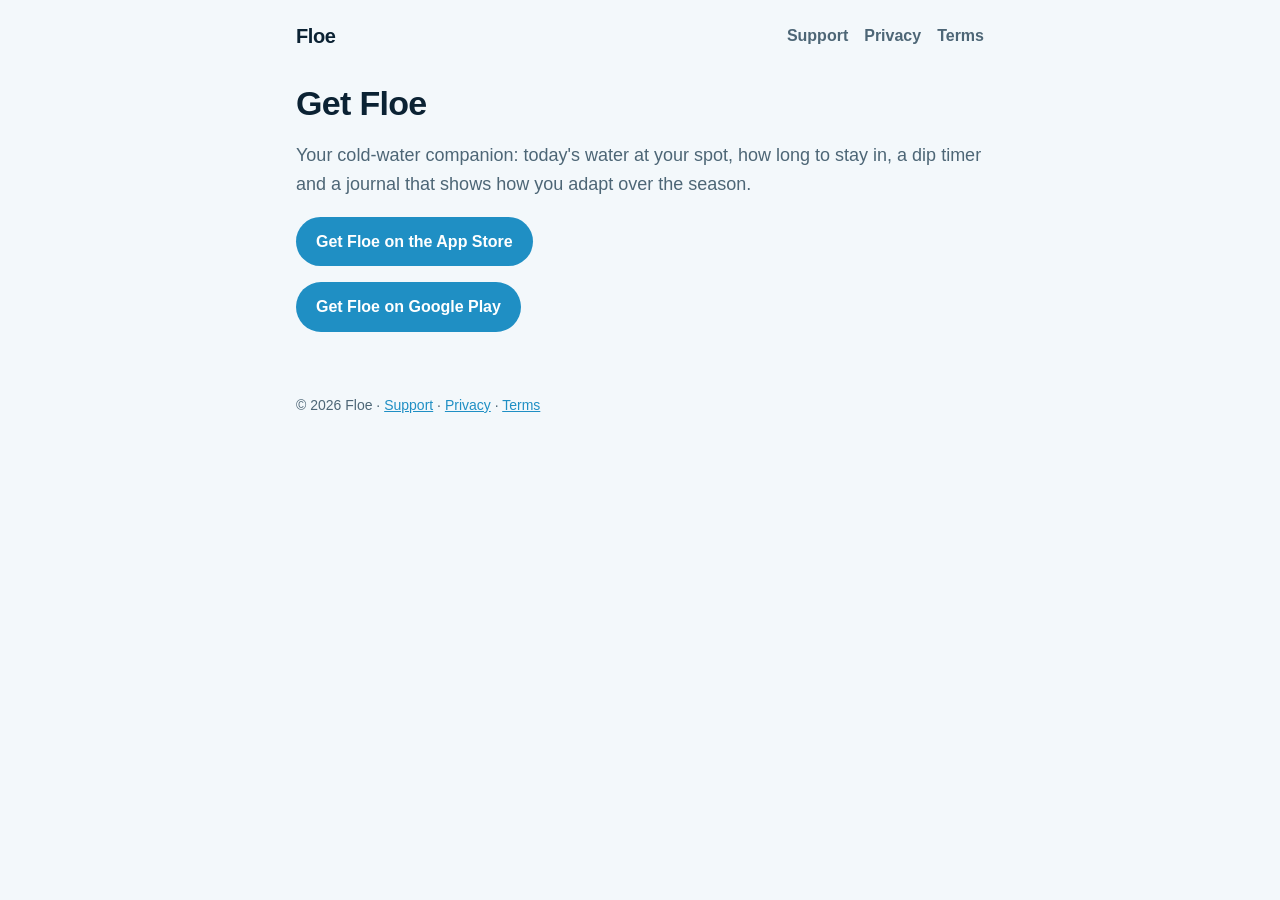
<file: floe/get.html>
<!doctype html>
<html lang="en">
<head>
<meta charset="utf-8">
<meta name="viewport" content="width=device-width, initial-scale=1">
<title>Get Floe</title>
<meta name="description" content="Floe — the cold-water dip timer and journal with real water temperatures for lakes, rivers and beaches.">
<meta property="og:title" content="Floe">
<meta property="og:description" content="The cold-water dip timer and journal with real water temperatures for lakes, rivers and beaches.">
<meta name="apple-itunes-app" content="app-id=6818178385">
<link rel="stylesheet" href="style.css">
</head>
<body>
<header class="top">
  <a class="brand" href="./">Floe</a>
  <nav><a href="./">Support</a><a href="privacy.html">Privacy</a><a href="terms.html">Terms</a></nav>
</header>
<main>
<h1>Get Floe</h1>
<p class="lead">Your cold-water companion: today's water at your spot, how long to stay in, a dip timer and a journal that shows how you adapt over the season.</p>
<p id="app-store"><a class="button" href="https://apps.apple.com/app/id6818178385">Get Floe on the App Store</a></p>
<p id="google-play" hidden><a class="button" href="https://play.google.com/store/apps/details?id=com.gorokhovgv.floeeisbaden">Get Floe on Google Play</a></p>
<p id="android-soon" class="meta" hidden>Floe for Android is coming soon.</p>
</main>
<footer><p>© 2026 Floe · <a href="./">Support</a> · <a href="privacy.html">Privacy</a> · <a href="terms.html">Terms</a></p></footer>
<script>
  // Shares from the Floe app link here, and this page picks the store.
  // Set PLAY_LIVE to true the day Floe is public on Google Play (its page is a 404 until then).
  const PLAY_LIVE = true;
  const appStore = 'https://apps.apple.com/app/id6818178385';
  const googlePlay = 'https://play.google.com/store/apps/details?id=com.gorokhovgv.floeeisbaden';
  const ua = navigator.userAgent;
  // iPadOS reports a Mac user agent; a touch screen tells them apart.
  const apple = /iPhone|iPad|iPod/.test(ua) || (/Macintosh/.test(ua) && navigator.maxTouchPoints > 1);
  const android = /Android/i.test(ua);
  if (PLAY_LIVE) {
    const play = document.getElementById('google-play');
    play.hidden = false;
    // On an Android phone, Google Play first.
    if (android) play.parentNode.insertBefore(play, document.getElementById('app-store'));
  } else if (android) {
    document.getElementById('android-soon').hidden = false;
  }
  if (apple) {
    location.replace(appStore);
  } else if (android && PLAY_LIVE) {
    location.replace(googlePlay);
  }
</script>
</body>
</html>
</file>
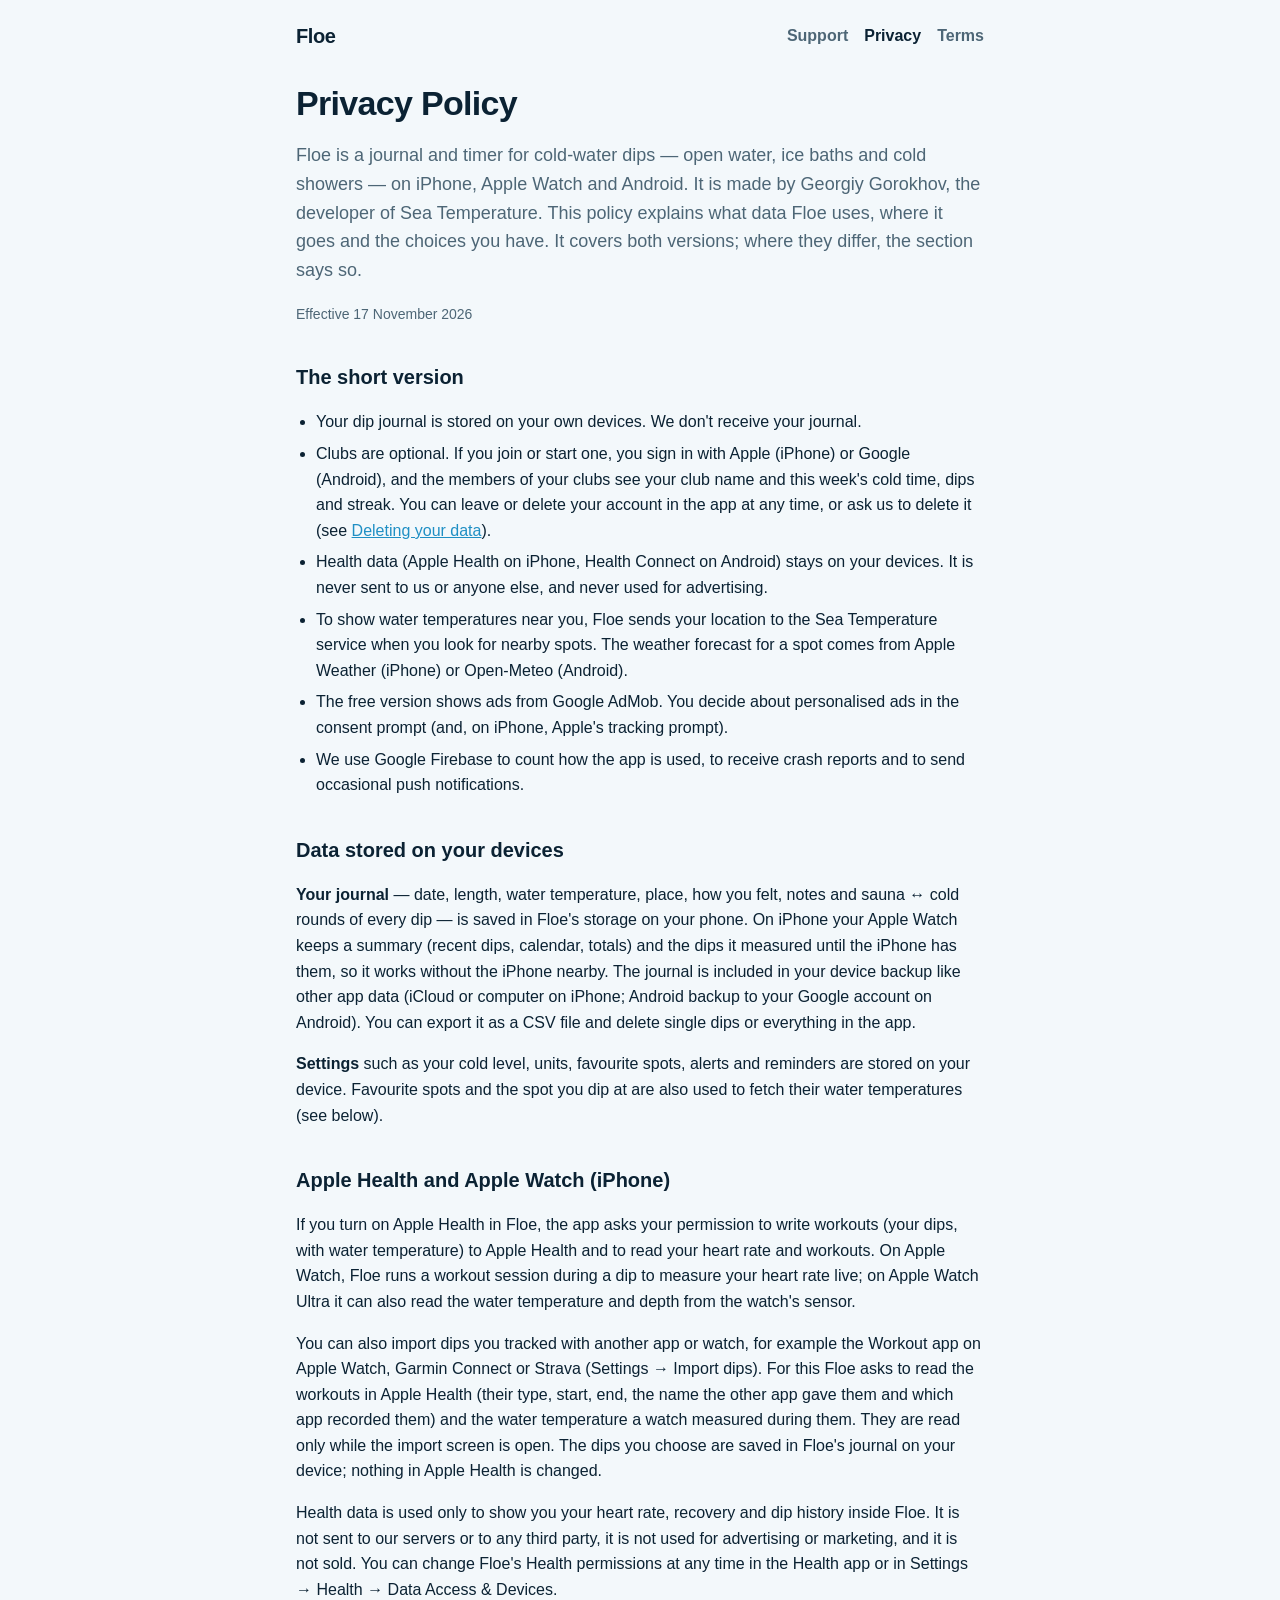
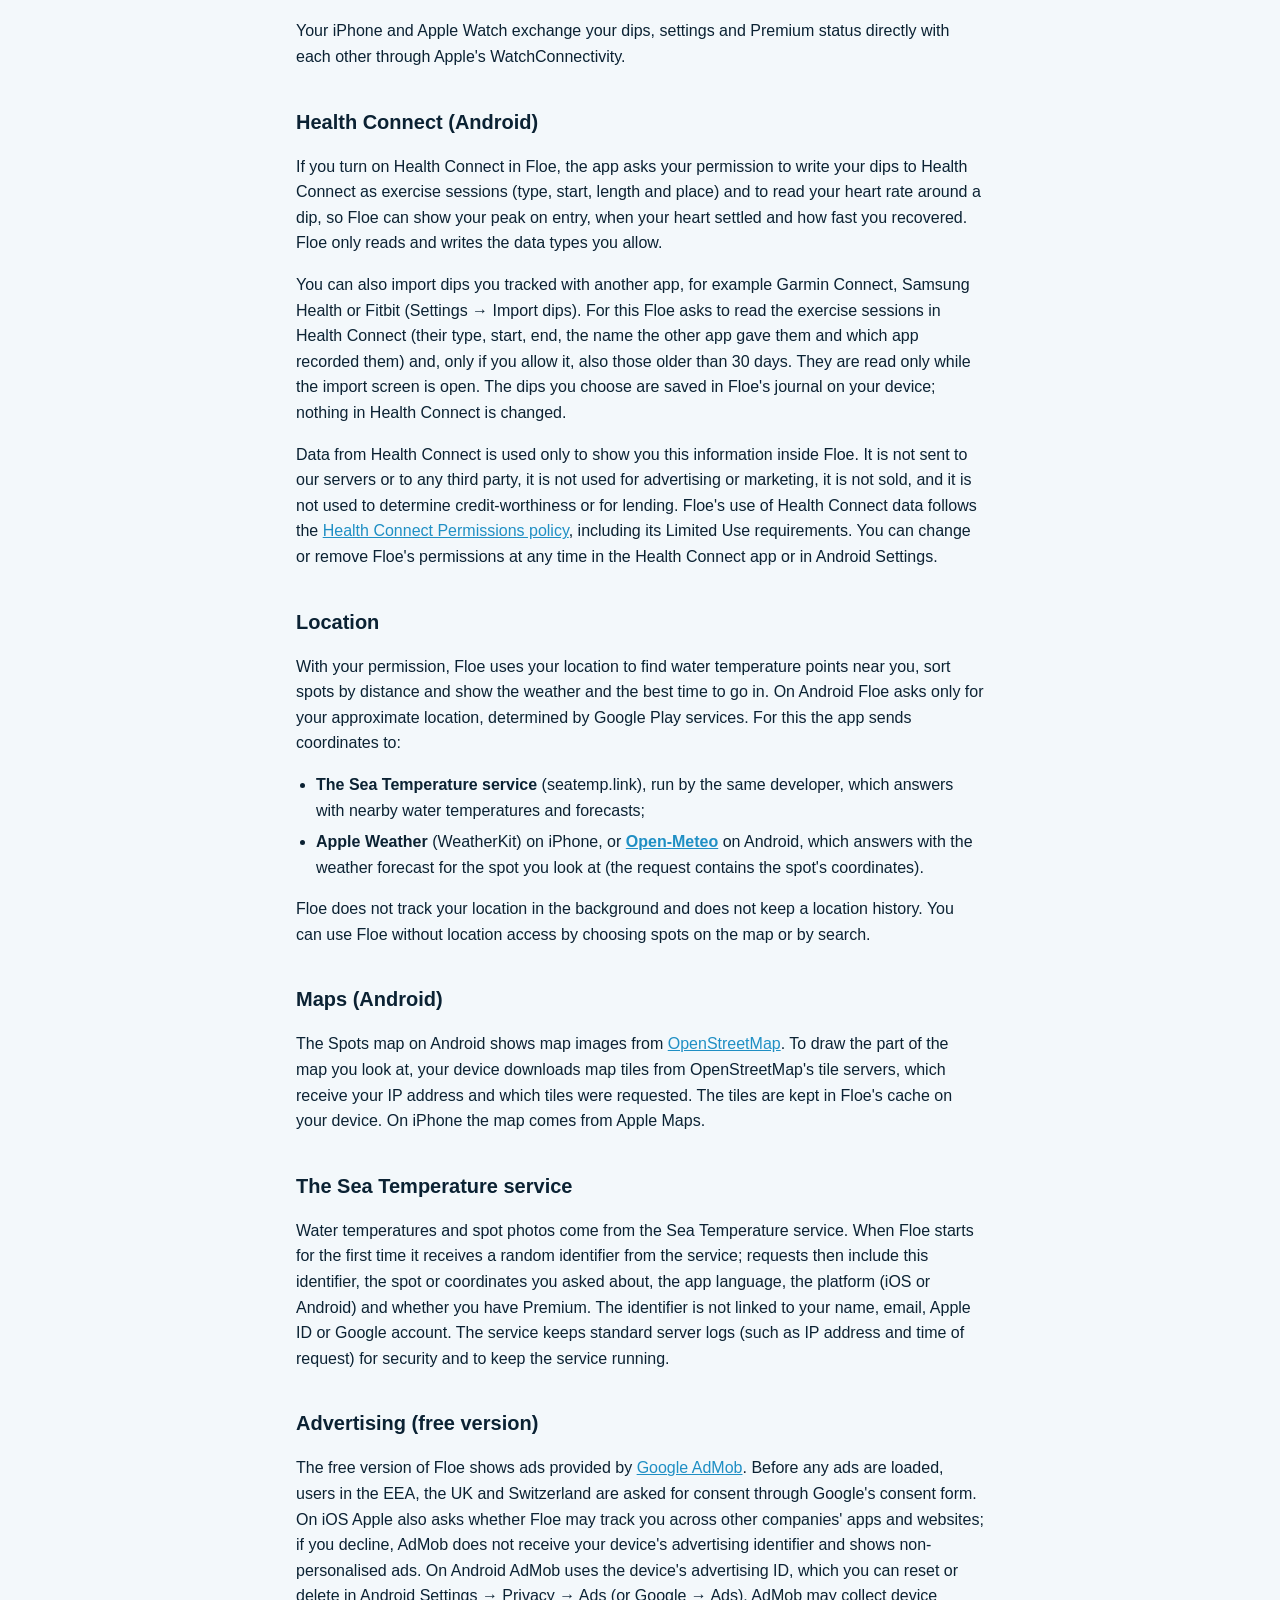
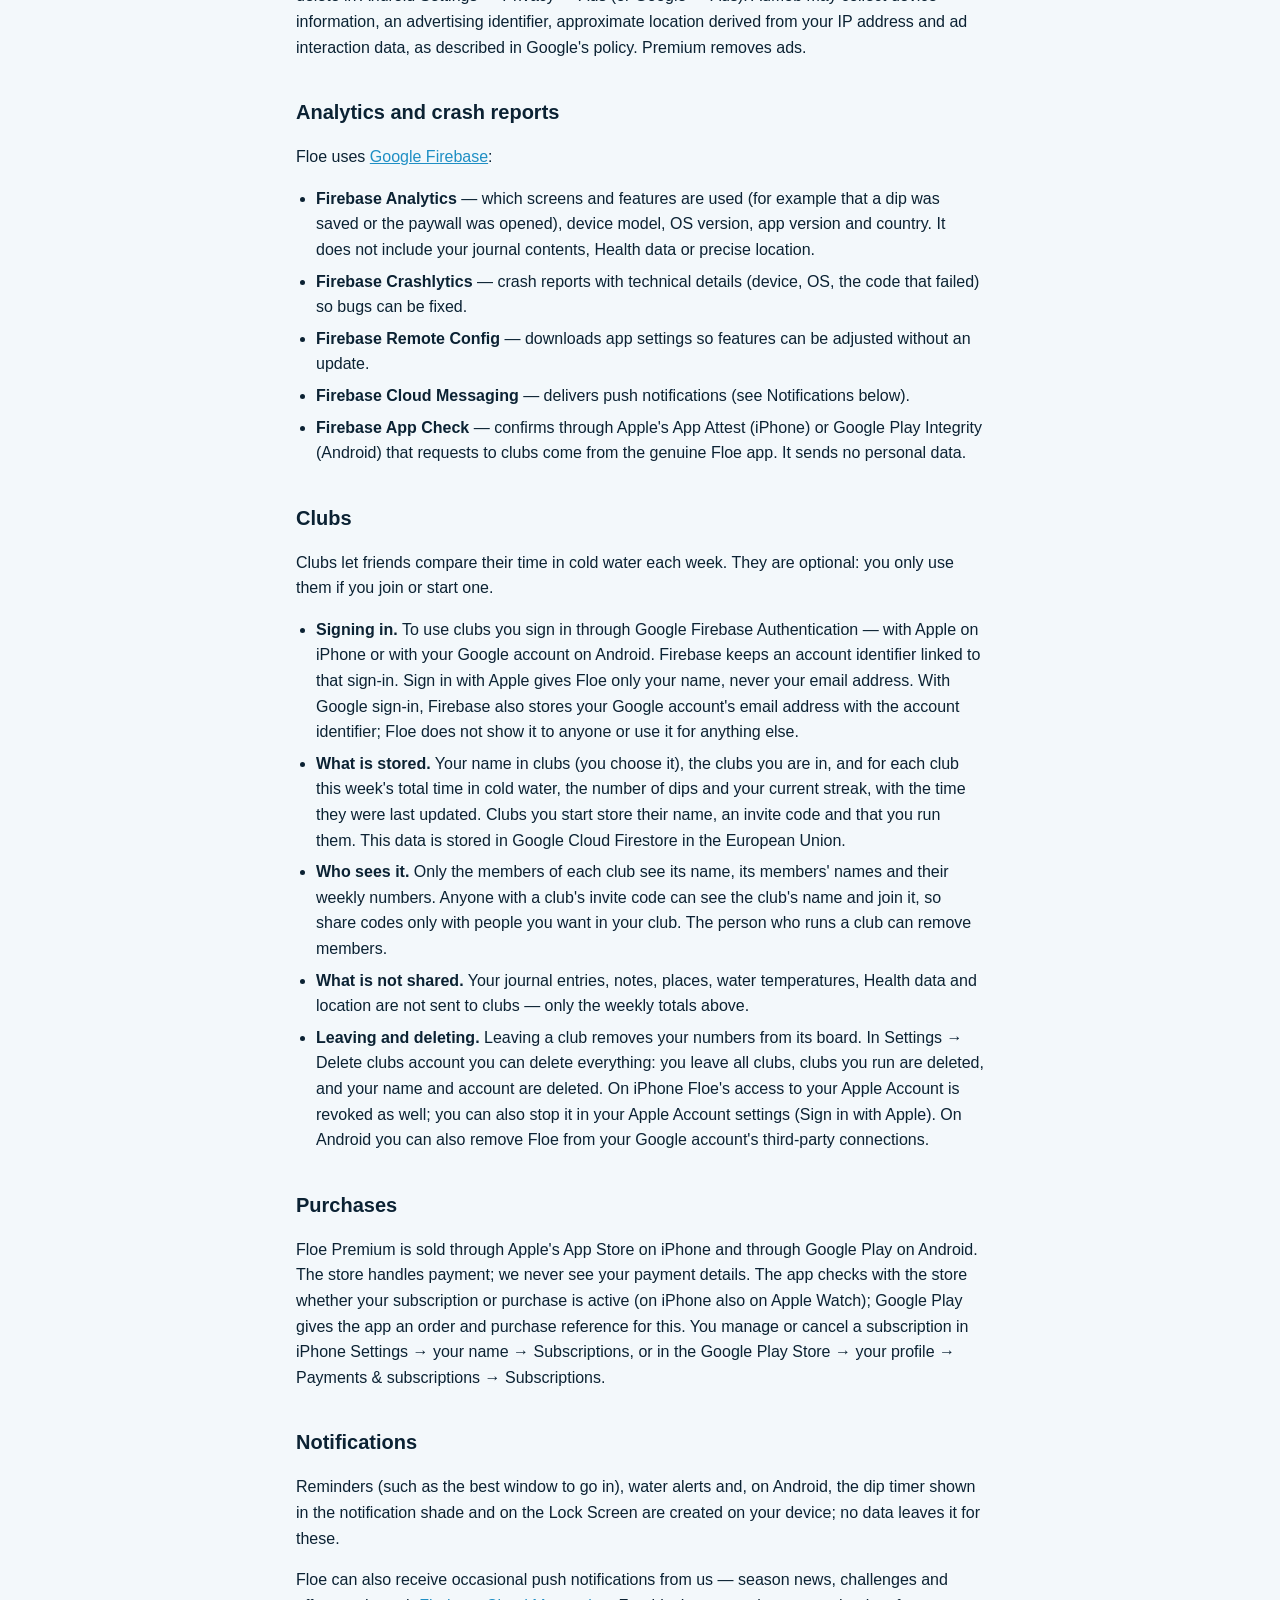
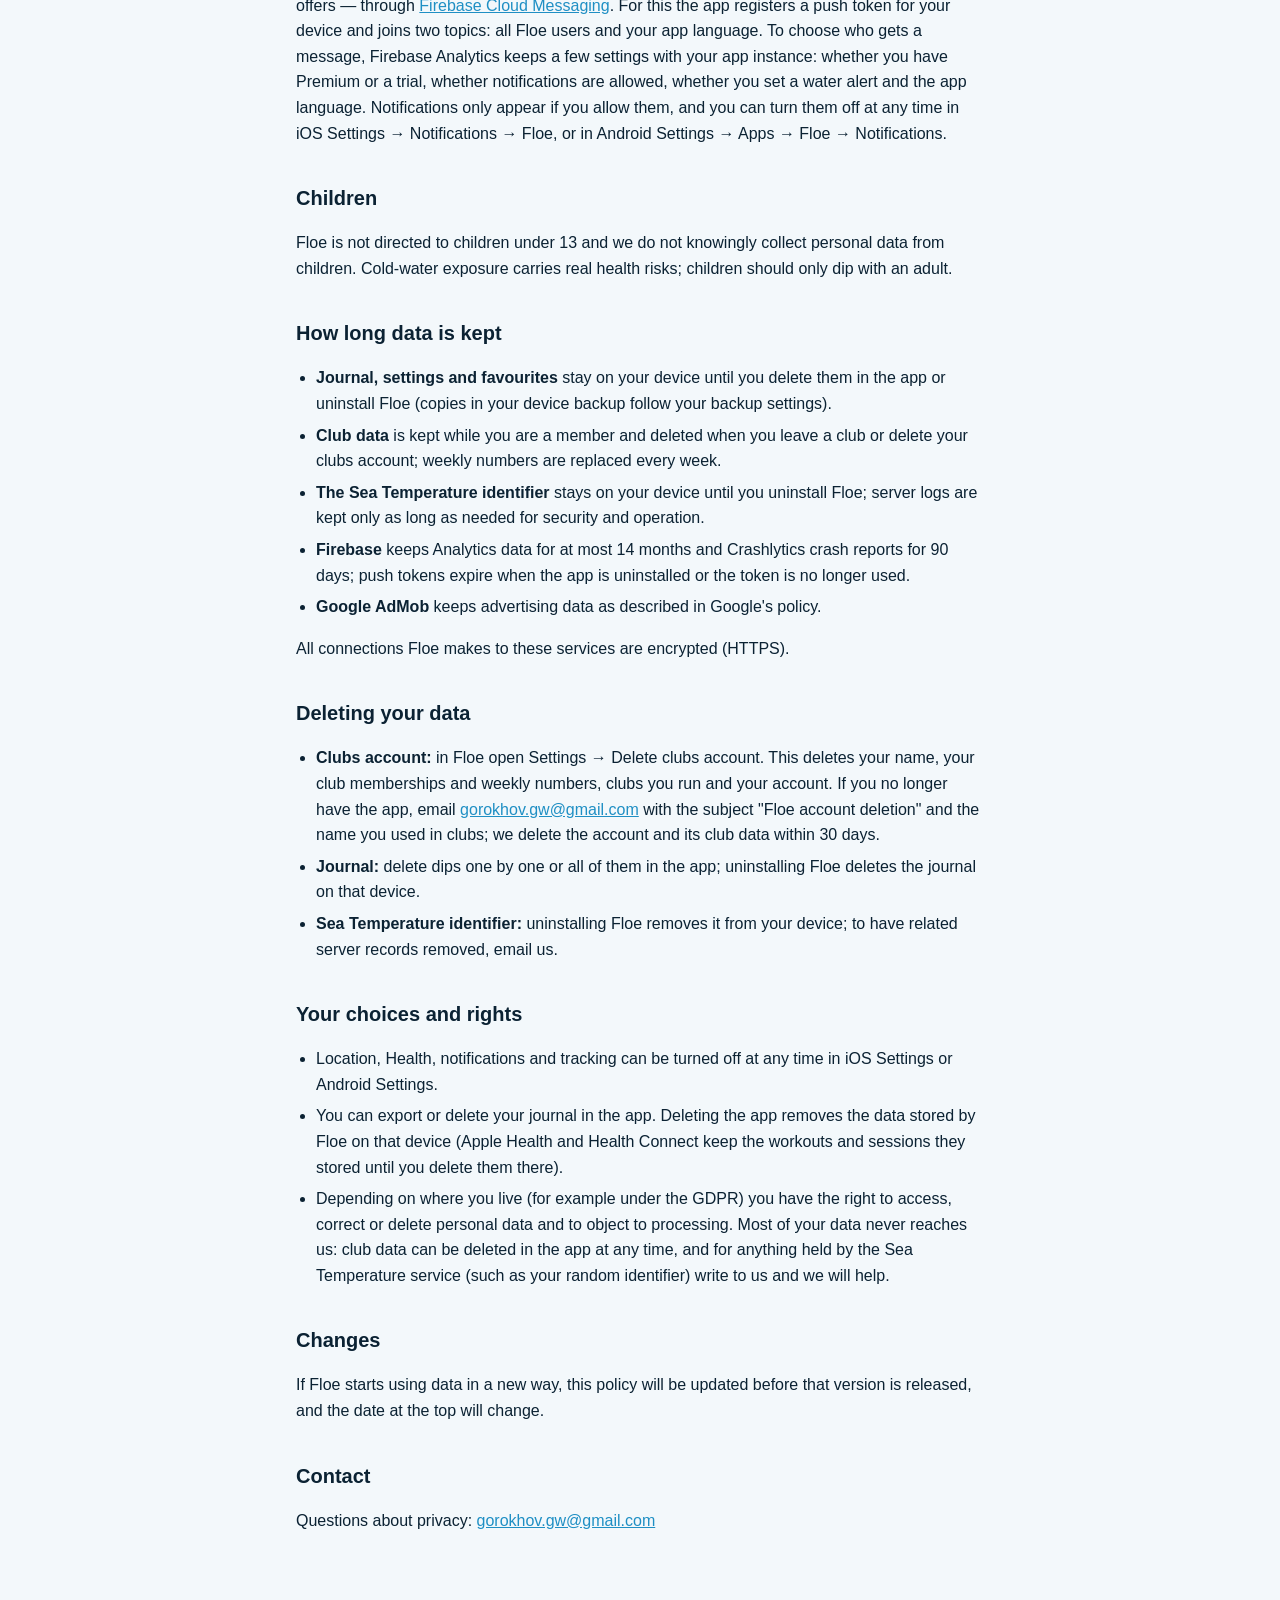
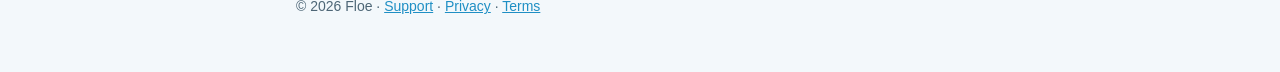
<file: floe/privacy.html>
<!doctype html>
<html lang="en">
<head>
<meta charset="utf-8">
<meta name="viewport" content="width=device-width, initial-scale=1">
<title>Floe — Privacy Policy</title>
<meta name="description" content="How Floe, the cold-water dip journal for iPhone, Apple Watch and Android, handles your data.">
<link rel="stylesheet" href="style.css">
</head>
<body>
<header class="top">
  <a class="brand" href="./">Floe</a>
  <nav><a href="./">Support</a><a href="privacy.html" aria-current="page">Privacy</a><a href="terms.html">Terms</a></nav>
</header>
<main>
<h1>Privacy Policy</h1>
<p class="lead">Floe is a journal and timer for cold-water dips — open water, ice baths and cold showers — on iPhone, Apple Watch and Android. It is made by Georgiy Gorokhov, the developer of Sea Temperature. This policy explains what data Floe uses, where it goes and the choices you have. It covers both versions; where they differ, the section says so.</p>
<p class="meta">Effective 17 November 2026</p>

<h2>The short version</h2>
<ul>
  <li>Your dip journal is stored on your own devices. We don't receive your journal.</li>
  <li>Clubs are optional. If you join or start one, you sign in with Apple (iPhone) or Google (Android), and the members of your clubs see your club name and this week's cold time, dips and streak. You can leave or delete your account in the app at any time, or ask us to delete it (see <a href="#delete-account">Deleting your data</a>).</li>
  <li>Health data (Apple Health on iPhone, Health Connect on Android) stays on your devices. It is never sent to us or anyone else, and never used for advertising.</li>
  <li>To show water temperatures near you, Floe sends your location to the Sea Temperature service when you look for nearby spots. The weather forecast for a spot comes from Apple Weather (iPhone) or Open-Meteo (Android).</li>
  <li>The free version shows ads from Google AdMob. You decide about personalised ads in the consent prompt (and, on iPhone, Apple's tracking prompt).</li>
  <li>We use Google Firebase to count how the app is used, to receive crash reports and to send occasional push notifications.</li>
</ul>

<h2>Data stored on your devices</h2>
<p><strong>Your journal</strong> — date, length, water temperature, place, how you felt, notes and sauna ↔ cold rounds of every dip — is saved in Floe's storage on your phone. On iPhone your Apple Watch keeps a summary (recent dips, calendar, totals) and the dips it measured until the iPhone has them, so it works without the iPhone nearby. The journal is included in your device backup like other app data (iCloud or computer on iPhone; Android backup to your Google account on Android). You can export it as a CSV file and delete single dips or everything in the app.</p>
<p><strong>Settings</strong> such as your cold level, units, favourite spots, alerts and reminders are stored on your device. Favourite spots and the spot you dip at are also used to fetch their water temperatures (see below).</p>

<h2>Apple Health and Apple Watch (iPhone)</h2>
<p>If you turn on Apple Health in Floe, the app asks your permission to write workouts (your dips, with water temperature) to Apple Health and to read your heart rate and workouts. On Apple Watch, Floe runs a workout session during a dip to measure your heart rate live; on Apple Watch Ultra it can also read the water temperature and depth from the watch's sensor.</p>
<p>You can also import dips you tracked with another app or watch, for example the Workout app on Apple Watch, Garmin Connect or Strava (Settings → Import dips). For this Floe asks to read the workouts in Apple Health (their type, start, end, the name the other app gave them and which app recorded them) and the water temperature a watch measured during them. They are read only while the import screen is open. The dips you choose are saved in Floe's journal on your device; nothing in Apple Health is changed.</p>
<p>Health data is used only to show you your heart rate, recovery and dip history inside Floe. It is not sent to our servers or to any third party, it is not used for advertising or marketing, and it is not sold. You can change Floe's Health permissions at any time in the Health app or in Settings → Health → Data Access &amp; Devices.</p>
<p>Your iPhone and Apple Watch exchange your dips, settings and Premium status directly with each other through Apple's WatchConnectivity.</p>

<h2 id="health-connect">Health Connect (Android)</h2>
<p>If you turn on Health Connect in Floe, the app asks your permission to write your dips to Health Connect as exercise sessions (type, start, length and place) and to read your heart rate around a dip, so Floe can show your peak on entry, when your heart settled and how fast you recovered. Floe only reads and writes the data types you allow.</p>
<p>You can also import dips you tracked with another app, for example Garmin Connect, Samsung Health or Fitbit (Settings → Import dips). For this Floe asks to read the exercise sessions in Health Connect (their type, start, end, the name the other app gave them and which app recorded them) and, only if you allow it, also those older than 30 days. They are read only while the import screen is open. The dips you choose are saved in Floe's journal on your device; nothing in Health Connect is changed.</p>
<p>Data from Health Connect is used only to show you this information inside Floe. It is not sent to our servers or to any third party, it is not used for advertising or marketing, it is not sold, and it is not used to determine credit-worthiness or for lending. Floe's use of Health Connect data follows the <a href="https://support.google.com/googleplay/android-developer/answer/12991134">Health Connect Permissions policy</a>, including its Limited Use requirements. You can change or remove Floe's permissions at any time in the Health Connect app or in Android Settings.</p>

<h2>Location</h2>
<p>With your permission, Floe uses your location to find water temperature points near you, sort spots by distance and show the weather and the best time to go in. On Android Floe asks only for your approximate location, determined by Google Play services. For this the app sends coordinates to:</p>
<ul>
  <li><strong>The Sea Temperature service</strong> (seatemp.link), run by the same developer, which answers with nearby water temperatures and forecasts;</li>
  <li><strong>Apple Weather</strong> (WeatherKit) on iPhone, or <strong><a href="https://open-meteo.com/en/terms">Open-Meteo</a></strong> on Android, which answers with the weather forecast for the spot you look at (the request contains the spot's coordinates).</li>
</ul>
<p>Floe does not track your location in the background and does not keep a location history. You can use Floe without location access by choosing spots on the map or by search.</p>

<h2>Maps (Android)</h2>
<p>The Spots map on Android shows map images from <a href="https://wiki.osmfoundation.org/wiki/Privacy_Policy">OpenStreetMap</a>. To draw the part of the map you look at, your device downloads map tiles from OpenStreetMap's tile servers, which receive your IP address and which tiles were requested. The tiles are kept in Floe's cache on your device. On iPhone the map comes from Apple Maps.</p>

<h2>The Sea Temperature service</h2>
<p>Water temperatures and spot photos come from the Sea Temperature service. When Floe starts for the first time it receives a random identifier from the service; requests then include this identifier, the spot or coordinates you asked about, the app language, the platform (iOS or Android) and whether you have Premium. The identifier is not linked to your name, email, Apple ID or Google account. The service keeps standard server logs (such as IP address and time of request) for security and to keep the service running.</p>

<h2>Advertising (free version)</h2>
<p>The free version of Floe shows ads provided by <a href="https://policies.google.com/technologies/ads">Google AdMob</a>. Before any ads are loaded, users in the EEA, the UK and Switzerland are asked for consent through Google's consent form. On iOS Apple also asks whether Floe may track you across other companies' apps and websites; if you decline, AdMob does not receive your device's advertising identifier and shows non-personalised ads. On Android AdMob uses the device's advertising ID, which you can reset or delete in Android Settings → Privacy → Ads (or Google → Ads). AdMob may collect device information, an advertising identifier, approximate location derived from your IP address and ad interaction data, as described in Google's policy. Premium removes ads.</p>

<h2>Analytics and crash reports</h2>
<p>Floe uses <a href="https://firebase.google.com/support/privacy">Google Firebase</a>:</p>
<ul>
  <li><strong>Firebase Analytics</strong> — which screens and features are used (for example that a dip was saved or the paywall was opened), device model, OS version, app version and country. It does not include your journal contents, Health data or precise location.</li>
  <li><strong>Firebase Crashlytics</strong> — crash reports with technical details (device, OS, the code that failed) so bugs can be fixed.</li>
  <li><strong>Firebase Remote Config</strong> — downloads app settings so features can be adjusted without an update.</li>
  <li><strong>Firebase Cloud Messaging</strong> — delivers push notifications (see Notifications below).</li>
  <li><strong>Firebase App Check</strong> — confirms through Apple's App Attest (iPhone) or Google Play Integrity (Android) that requests to clubs come from the genuine Floe app. It sends no personal data.</li>
</ul>

<h2>Clubs</h2>
<p>Clubs let friends compare their time in cold water each week. They are optional: you only use them if you join or start one.</p>
<ul>
  <li><strong>Signing in.</strong> To use clubs you sign in through Google Firebase Authentication — with Apple on iPhone or with your Google account on Android. Firebase keeps an account identifier linked to that sign-in. Sign in with Apple gives Floe only your name, never your email address. With Google sign-in, Firebase also stores your Google account's email address with the account identifier; Floe does not show it to anyone or use it for anything else.</li>
  <li><strong>What is stored.</strong> Your name in clubs (you choose it), the clubs you are in, and for each club this week's total time in cold water, the number of dips and your current streak, with the time they were last updated. Clubs you start store their name, an invite code and that you run them. This data is stored in Google Cloud Firestore in the European Union.</li>
  <li><strong>Who sees it.</strong> Only the members of each club see its name, its members' names and their weekly numbers. Anyone with a club's invite code can see the club's name and join it, so share codes only with people you want in your club. The person who runs a club can remove members.</li>
  <li><strong>What is not shared.</strong> Your journal entries, notes, places, water temperatures, Health data and location are not sent to clubs — only the weekly totals above.</li>
  <li><strong>Leaving and deleting.</strong> Leaving a club removes your numbers from its board. In Settings → Delete clubs account you can delete everything: you leave all clubs, clubs you run are deleted, and your name and account are deleted. On iPhone Floe's access to your Apple Account is revoked as well; you can also stop it in your Apple Account settings (Sign in with Apple). On Android you can also remove Floe from your Google account's third-party connections.</li>
</ul>

<h2>Purchases</h2>
<p>Floe Premium is sold through Apple's App Store on iPhone and through Google Play on Android. The store handles payment; we never see your payment details. The app checks with the store whether your subscription or purchase is active (on iPhone also on Apple Watch); Google Play gives the app an order and purchase reference for this. You manage or cancel a subscription in iPhone Settings → your name → Subscriptions, or in the Google Play Store → your profile → Payments &amp; subscriptions → Subscriptions.</p>

<h2>Notifications</h2>
<p>Reminders (such as the best window to go in), water alerts and, on Android, the dip timer shown in the notification shade and on the Lock Screen are created on your device; no data leaves it for these.</p>
<p>Floe can also receive occasional push notifications from us — season news, challenges and offers — through <a href="https://firebase.google.com/support/privacy">Firebase Cloud Messaging</a>. For this the app registers a push token for your device and joins two topics: all Floe users and your app language. To choose who gets a message, Firebase Analytics keeps a few settings with your app instance: whether you have Premium or a trial, whether notifications are allowed, whether you set a water alert and the app language. Notifications only appear if you allow them, and you can turn them off at any time in iOS Settings → Notifications → Floe, or in Android Settings → Apps → Floe → Notifications.</p>

<h2>Children</h2>
<p>Floe is not directed to children under 13 and we do not knowingly collect personal data from children. Cold-water exposure carries real health risks; children should only dip with an adult.</p>

<h2>How long data is kept</h2>
<ul>
  <li><strong>Journal, settings and favourites</strong> stay on your device until you delete them in the app or uninstall Floe (copies in your device backup follow your backup settings).</li>
  <li><strong>Club data</strong> is kept while you are a member and deleted when you leave a club or delete your clubs account; weekly numbers are replaced every week.</li>
  <li><strong>The Sea Temperature identifier</strong> stays on your device until you uninstall Floe; server logs are kept only as long as needed for security and operation.</li>
  <li><strong>Firebase</strong> keeps Analytics data for at most 14 months and Crashlytics crash reports for 90 days; push tokens expire when the app is uninstalled or the token is no longer used.</li>
  <li><strong>Google AdMob</strong> keeps advertising data as described in Google's policy.</li>
</ul>
<p>All connections Floe makes to these services are encrypted (HTTPS).</p>

<h2 id="delete-account">Deleting your data</h2>
<ul>
  <li><strong>Clubs account:</strong> in Floe open Settings → Delete clubs account. This deletes your name, your club memberships and weekly numbers, clubs you run and your account. If you no longer have the app, email <a href="mailto:gorokhov.gw@gmail.com?subject=Floe%20account%20deletion">gorokhov.gw@gmail.com</a> with the subject "Floe account deletion" and the name you used in clubs; we delete the account and its club data within 30 days.</li>
  <li><strong>Journal:</strong> delete dips one by one or all of them in the app; uninstalling Floe deletes the journal on that device.</li>
  <li><strong>Sea Temperature identifier:</strong> uninstalling Floe removes it from your device; to have related server records removed, email us.</li>
</ul>

<h2 id="choices">Your choices and rights</h2>
<ul>
  <li>Location, Health, notifications and tracking can be turned off at any time in iOS Settings or Android Settings.</li>
  <li>You can export or delete your journal in the app. Deleting the app removes the data stored by Floe on that device (Apple Health and Health Connect keep the workouts and sessions they stored until you delete them there).</li>
  <li>Depending on where you live (for example under the GDPR) you have the right to access, correct or delete personal data and to object to processing. Most of your data never reaches us: club data can be deleted in the app at any time, and for anything held by the Sea Temperature service (such as your random identifier) write to us and we will help.</li>
</ul>

<h2>Changes</h2>
<p>If Floe starts using data in a new way, this policy will be updated before that version is released, and the date at the top will change.</p>

<h2>Contact</h2>
<p>Questions about privacy: <a href="mailto:gorokhov.gw@gmail.com">gorokhov.gw@gmail.com</a></p>
</main>
<footer><p>© 2026 Floe · <a href="./">Support</a> · <a href="privacy.html">Privacy</a> · <a href="terms.html">Terms</a></p></footer>
</body>
</html>
</file>
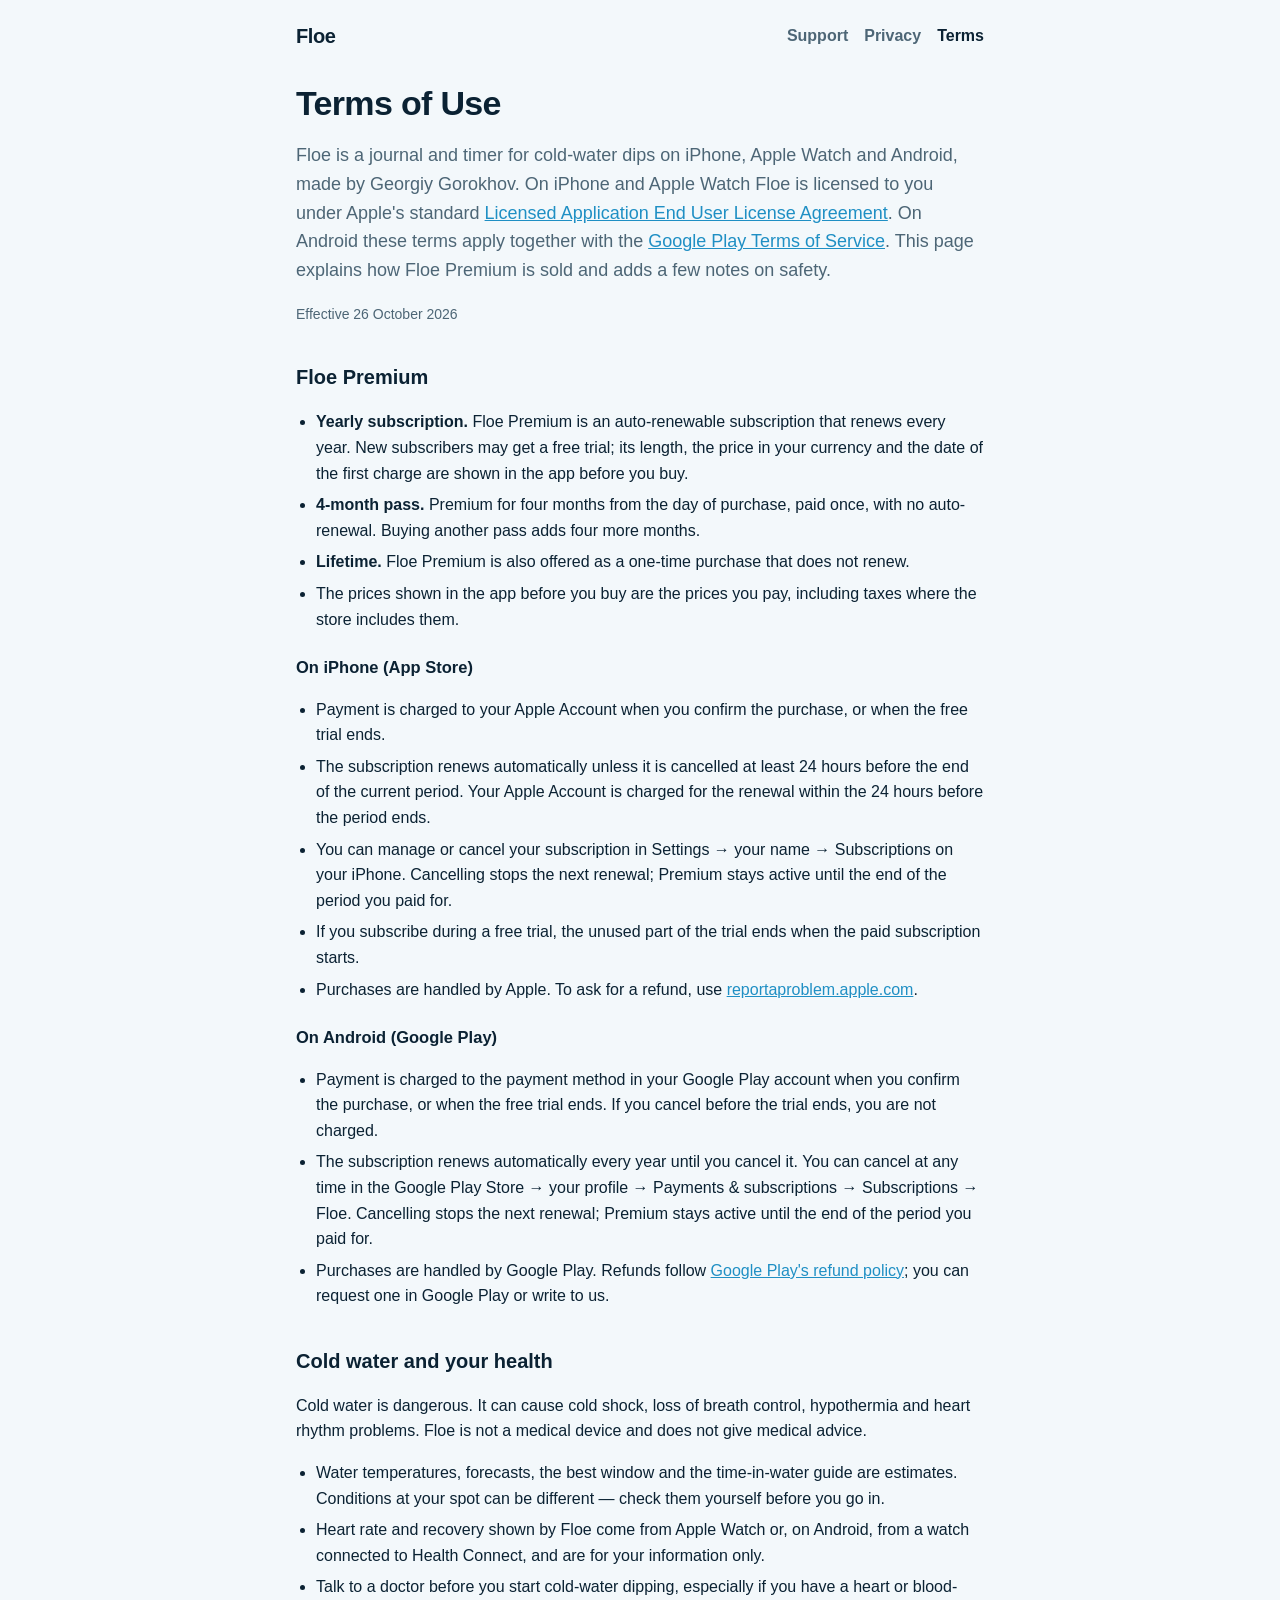
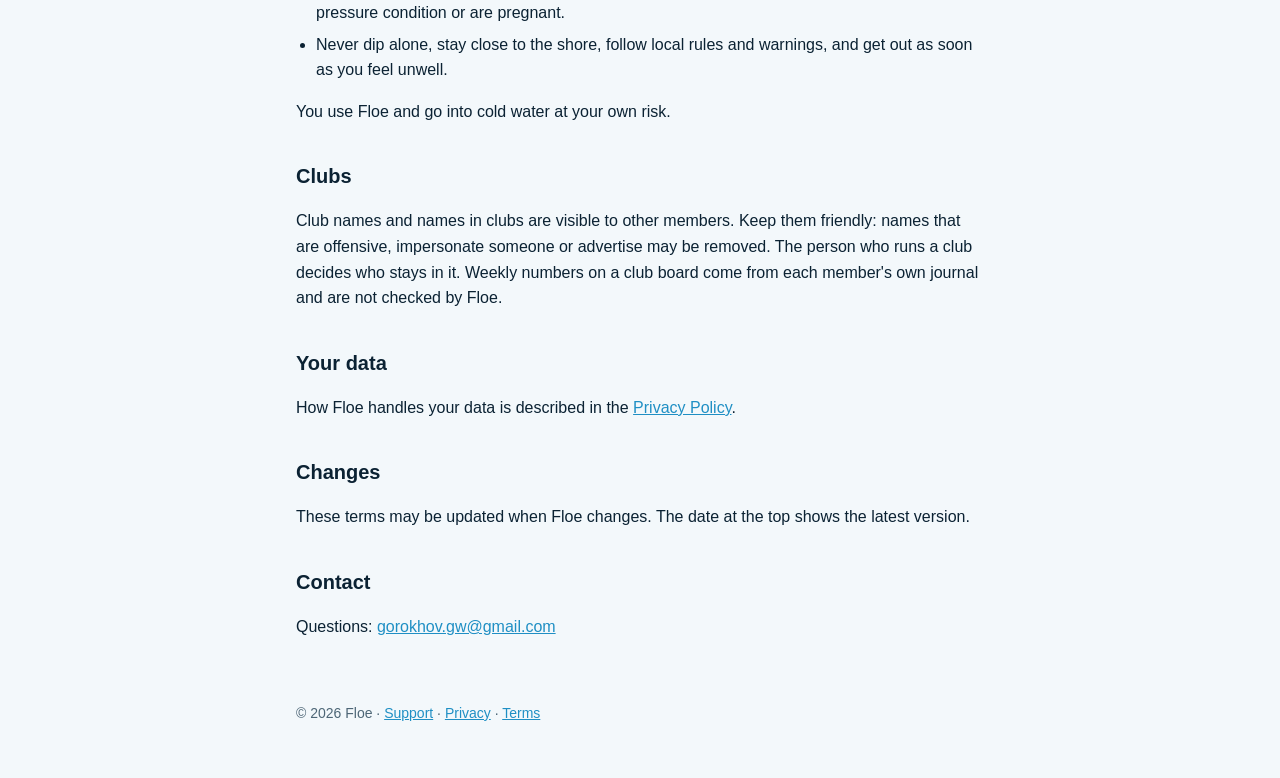
<file: floe/terms.html>
<!doctype html>
<html lang="en">
<head>
<meta charset="utf-8">
<meta name="viewport" content="width=device-width, initial-scale=1">
<title>Floe — Terms of Use</title>
<meta name="description" content="Terms of Use for Floe, the cold-water dip journal for iPhone, Apple Watch and Android, and how Floe Premium works.">
<link rel="stylesheet" href="style.css">
</head>
<body>
<header class="top">
  <a class="brand" href="./">Floe</a>
  <nav><a href="./">Support</a><a href="privacy.html">Privacy</a><a href="terms.html" aria-current="page">Terms</a></nav>
</header>
<main>
<h1>Terms of Use</h1>
<p class="lead">Floe is a journal and timer for cold-water dips on iPhone, Apple Watch and Android, made by Georgiy Gorokhov. On iPhone and Apple Watch Floe is licensed to you under Apple's standard <a href="https://www.apple.com/legal/internet-services/itunes/dev/stdeula/">Licensed Application End User License Agreement</a>. On Android these terms apply together with the <a href="https://play.google.com/about/play-terms/">Google Play Terms of Service</a>. This page explains how Floe Premium is sold and adds a few notes on safety.</p>
<p class="meta">Effective 26 October 2026</p>

<h2>Floe Premium</h2>
<ul>
  <li><strong>Yearly subscription.</strong> Floe Premium is an auto-renewable subscription that renews every year. New subscribers may get a free trial; its length, the price in your currency and the date of the first charge are shown in the app before you buy.</li>
  <li><strong>4-month pass.</strong> Premium for four months from the day of purchase, paid once, with no auto-renewal. Buying another pass adds four more months.</li>
  <li><strong>Lifetime.</strong> Floe Premium is also offered as a one-time purchase that does not renew.</li>
  <li>The prices shown in the app before you buy are the prices you pay, including taxes where the store includes them.</li>
</ul>

<h3>On iPhone (App Store)</h3>
<ul>
  <li>Payment is charged to your Apple Account when you confirm the purchase, or when the free trial ends.</li>
  <li>The subscription renews automatically unless it is cancelled at least 24 hours before the end of the current period. Your Apple Account is charged for the renewal within the 24 hours before the period ends.</li>
  <li>You can manage or cancel your subscription in Settings → your name → Subscriptions on your iPhone. Cancelling stops the next renewal; Premium stays active until the end of the period you paid for.</li>
  <li>If you subscribe during a free trial, the unused part of the trial ends when the paid subscription starts.</li>
  <li>Purchases are handled by Apple. To ask for a refund, use <a href="https://reportaproblem.apple.com">reportaproblem.apple.com</a>.</li>
</ul>

<h3>On Android (Google Play)</h3>
<ul>
  <li>Payment is charged to the payment method in your Google Play account when you confirm the purchase, or when the free trial ends. If you cancel before the trial ends, you are not charged.</li>
  <li>The subscription renews automatically every year until you cancel it. You can cancel at any time in the Google Play Store → your profile → Payments &amp; subscriptions → Subscriptions → Floe. Cancelling stops the next renewal; Premium stays active until the end of the period you paid for.</li>
  <li>Purchases are handled by Google Play. Refunds follow <a href="https://support.google.com/googleplay/answer/2479637">Google Play's refund policy</a>; you can request one in Google Play or write to us.</li>
</ul>

<h2>Cold water and your health</h2>
<p>Cold water is dangerous. It can cause cold shock, loss of breath control, hypothermia and heart rhythm problems. Floe is not a medical device and does not give medical advice.</p>
<ul>
  <li>Water temperatures, forecasts, the best window and the time-in-water guide are estimates. Conditions at your spot can be different — check them yourself before you go in.</li>
  <li>Heart rate and recovery shown by Floe come from Apple Watch or, on Android, from a watch connected to Health Connect, and are for your information only.</li>
  <li>Talk to a doctor before you start cold-water dipping, especially if you have a heart or blood-pressure condition or are pregnant.</li>
  <li>Never dip alone, stay close to the shore, follow local rules and warnings, and get out as soon as you feel unwell.</li>
</ul>
<p>You use Floe and go into cold water at your own risk.</p>

<h2>Clubs</h2>
<p>Club names and names in clubs are visible to other members. Keep them friendly: names that are offensive, impersonate someone or advertise may be removed. The person who runs a club decides who stays in it. Weekly numbers on a club board come from each member's own journal and are not checked by Floe.</p>

<h2>Your data</h2>
<p>How Floe handles your data is described in the <a href="privacy.html">Privacy Policy</a>.</p>

<h2>Changes</h2>
<p>These terms may be updated when Floe changes. The date at the top shows the latest version.</p>

<h2>Contact</h2>
<p>Questions: <a href="mailto:gorokhov.gw@gmail.com">gorokhov.gw@gmail.com</a></p>
</main>
<footer><p>© 2026 Floe · <a href="./">Support</a> · <a href="privacy.html">Privacy</a> · <a href="terms.html">Terms</a></p></footer>
</body>
</html>
</file>
<file: floe/style.css>
/* Floe — support & privacy pages (gorokhovg.github.io/floe). The app's night palette. */
:root {
  --bg: #F3F8FB;
  --card: #FFFFFF;
  --ink: #0B2233;
  --ink2: #4D6676;
  --line: rgba(11, 34, 51, 0.10);
  --acc: #1F8FC4;
  --acc-ink: #FFFFFF;
}
@media (prefers-color-scheme: dark) {
  :root {
    --bg: #05111A;
    --card: #0F2536;
    --ink: #E6F1F7;
    --ink2: #9AB4C4;
    --line: rgba(160, 210, 240, 0.14);
    --acc: #6CCBF2;
    --acc-ink: #042235;
  }
}
* { box-sizing: border-box; }
html { -webkit-text-size-adjust: 100%; }
body {
  margin: 0;
  background: var(--bg);
  color: var(--ink);
  font: 16px/1.6 -apple-system, BlinkMacSystemFont, "SF Pro Text", "Segoe UI", Roboto, sans-serif;
}
a { color: var(--acc); }
.top, main, footer { max-width: 720px; margin: 0 auto; padding: 0 16px; }
.top {
  display: flex;
  align-items: center;
  justify-content: space-between;
  gap: 16px;
  padding-top: 20px;
  padding-bottom: 8px;
}
.brand { color: var(--ink); font-weight: 800; font-size: 20px; letter-spacing: -0.02em; text-decoration: none; }
nav { display: flex; gap: 16px; }
nav a { color: var(--ink2); text-decoration: none; font-weight: 600; }
nav a[aria-current="page"] { color: var(--ink); }
h1 { font-size: 34px; line-height: 1.15; letter-spacing: -0.02em; margin: 24px 0 8px; }
h2 { font-size: 20px; margin: 36px 0 8px; }
h3 { font-size: 16.5px; margin: 22px 0 6px; }
.lead { font-size: 18px; color: var(--ink2); }
.meta { color: var(--ink2); font-size: 14px; }
.hero { padding-bottom: 8px; }
.button {
  display: inline-block;
  background: var(--acc);
  color: var(--acc-ink);
  padding: 12px 20px;
  border-radius: 999px;
  font-weight: 700;
  text-decoration: none;
}
details {
  background: var(--card);
  border: 1px solid var(--line);
  border-radius: 16px;
  padding: 14px 16px;
  margin: 10px 0;
}
summary { cursor: pointer; font-weight: 650; }
details p { color: var(--ink2); margin: 10px 0 0; }
ul { padding-left: 20px; }
li { margin: 6px 0; }
footer { padding-top: 32px; padding-bottom: 40px; color: var(--ink2); font-size: 14px; }
.code-card {
  background: var(--card);
  border: 1px solid var(--line);
  border-radius: 22px;
  padding: 18px 20px;
  margin: 20px 0;
  text-align: center;
}
.code-card .meta { display: block; text-transform: uppercase; letter-spacing: .06em; font-weight: 700; }
.code { font-size: 40px; font-weight: 700; letter-spacing: .08em; margin-top: 4px; }
/* Apple Watch's web sheet (~200 px): the links go under the name. */
@media (max-width: 340px) {
  .top, main { padding-left: 12px; padding-right: 12px; }
  footer { padding-left: 12px; padding-right: 12px; }
  .top { flex-wrap: wrap; gap: 2px 12px; padding-top: 12px; }
  nav { flex-wrap: wrap; gap: 0 12px; font-size: 14px; }
  h1 { font-size: 26px; margin-top: 16px; }
  .lead { font-size: 16px; }
}
</file>
